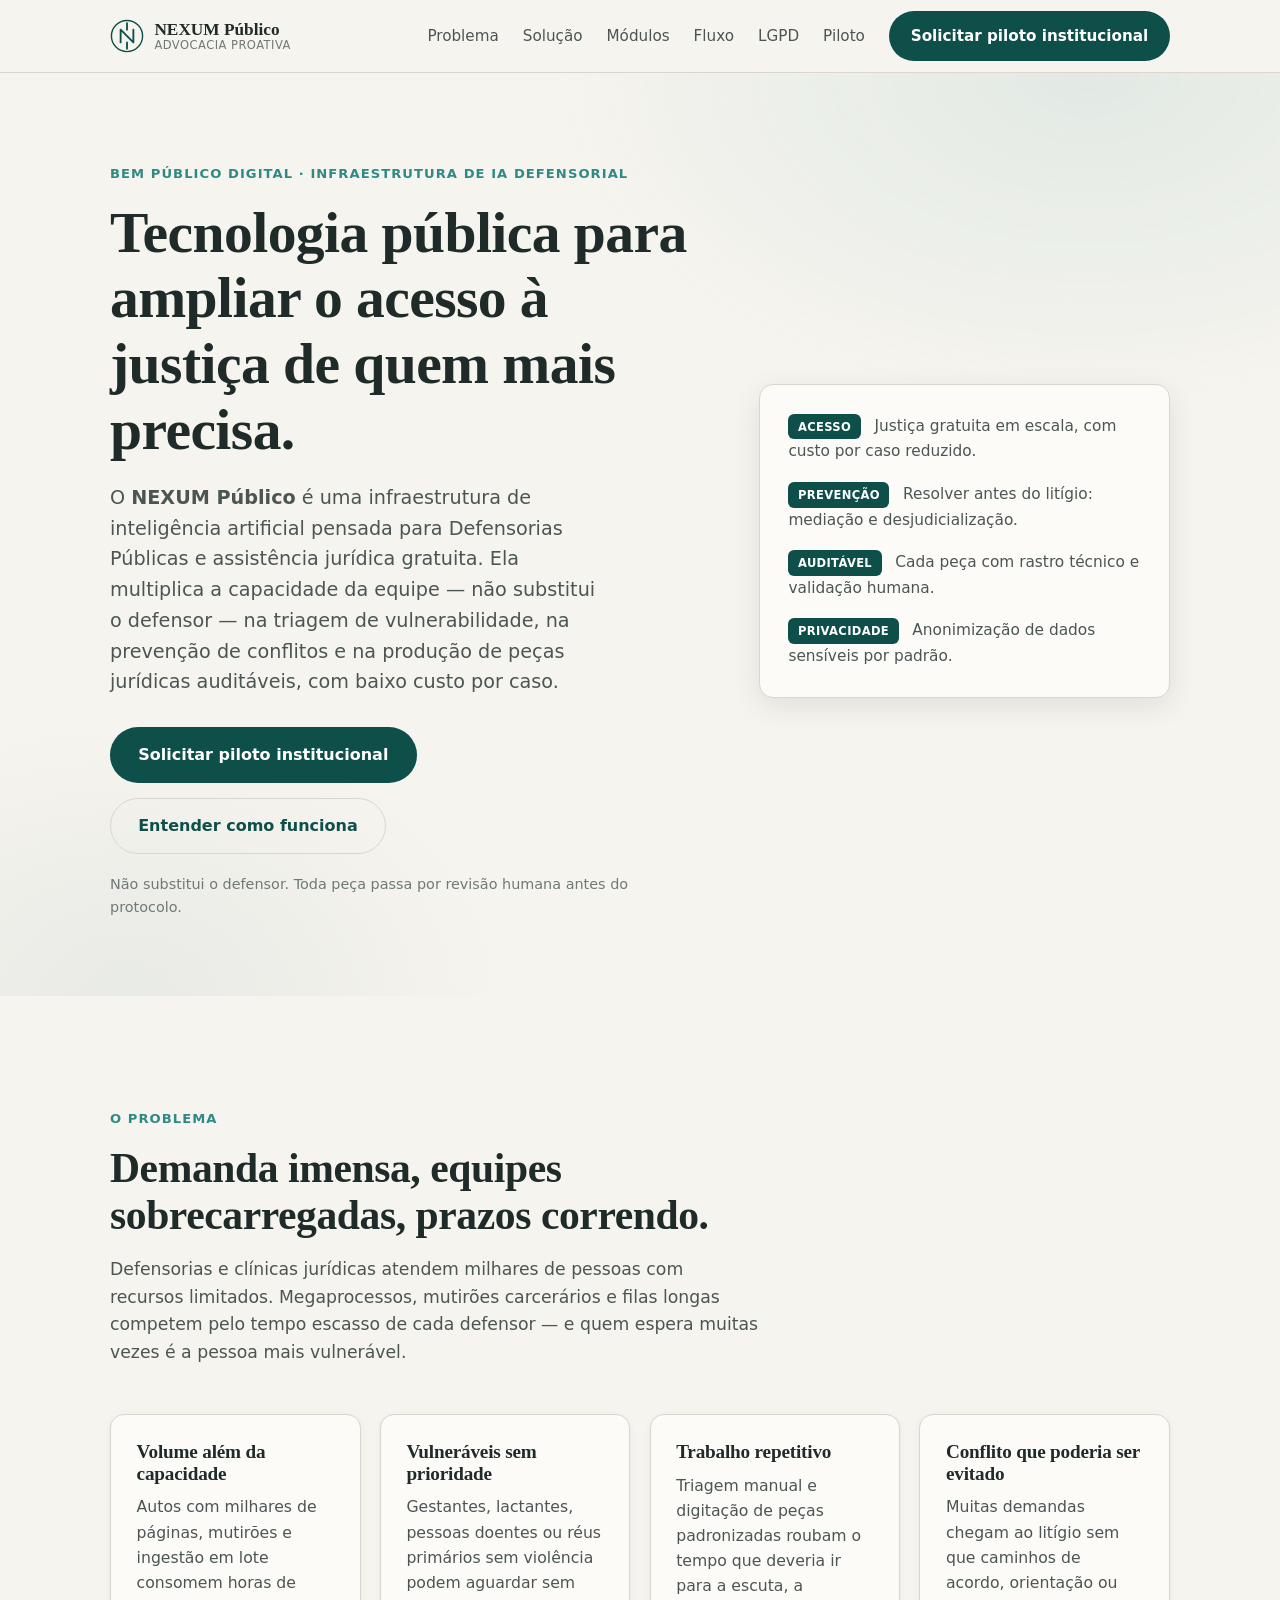
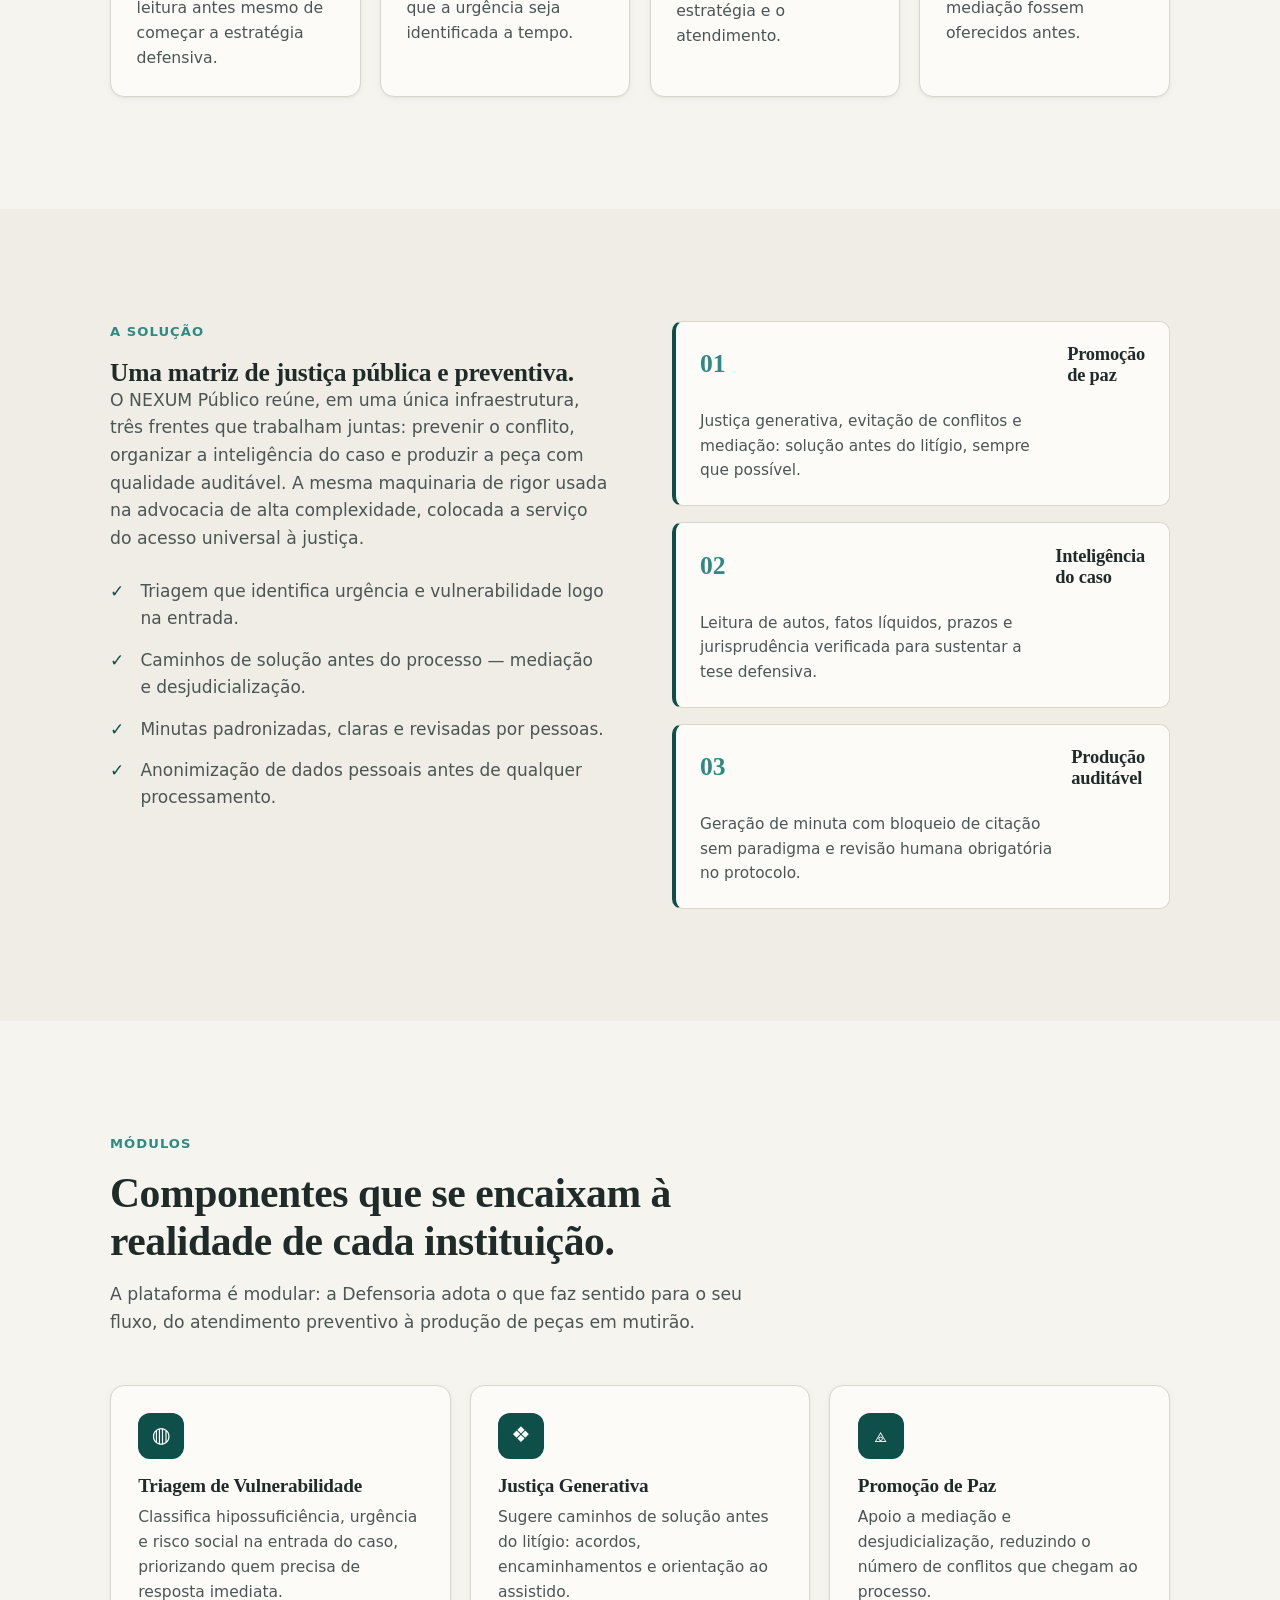
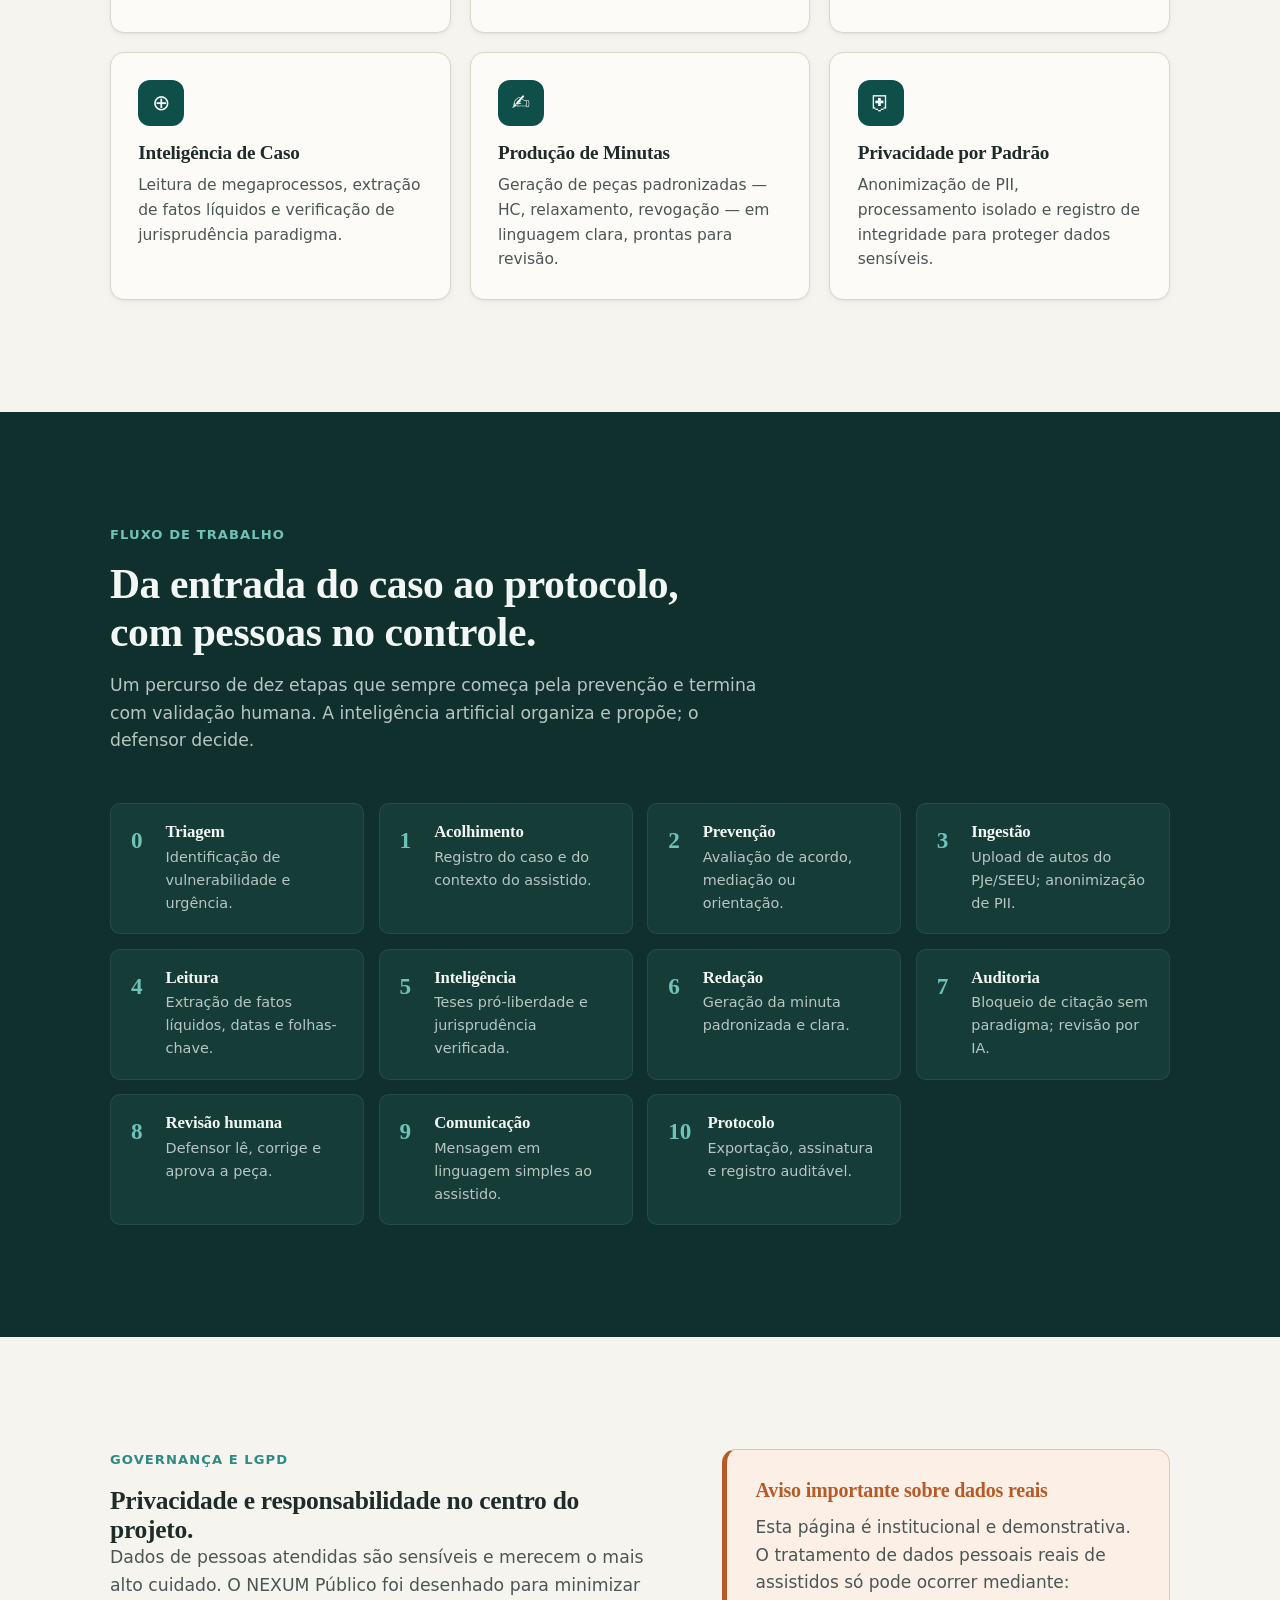
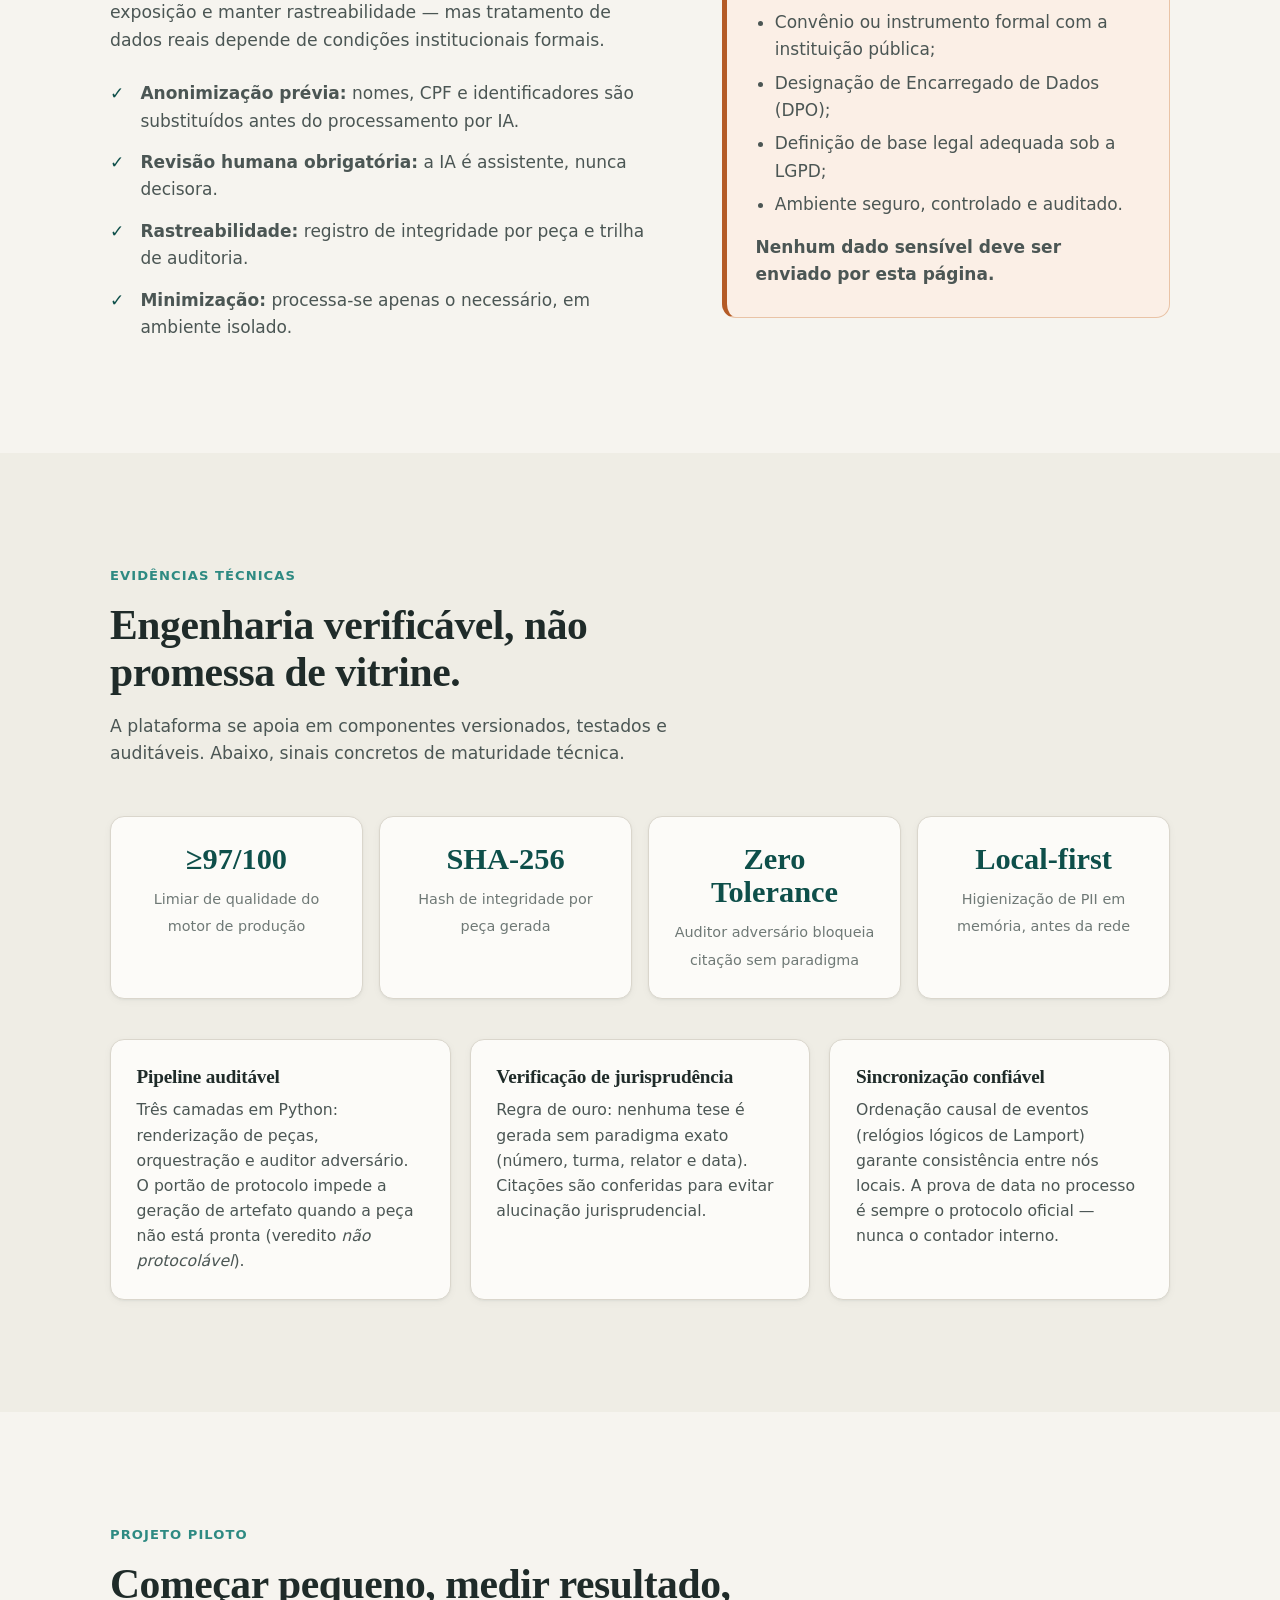
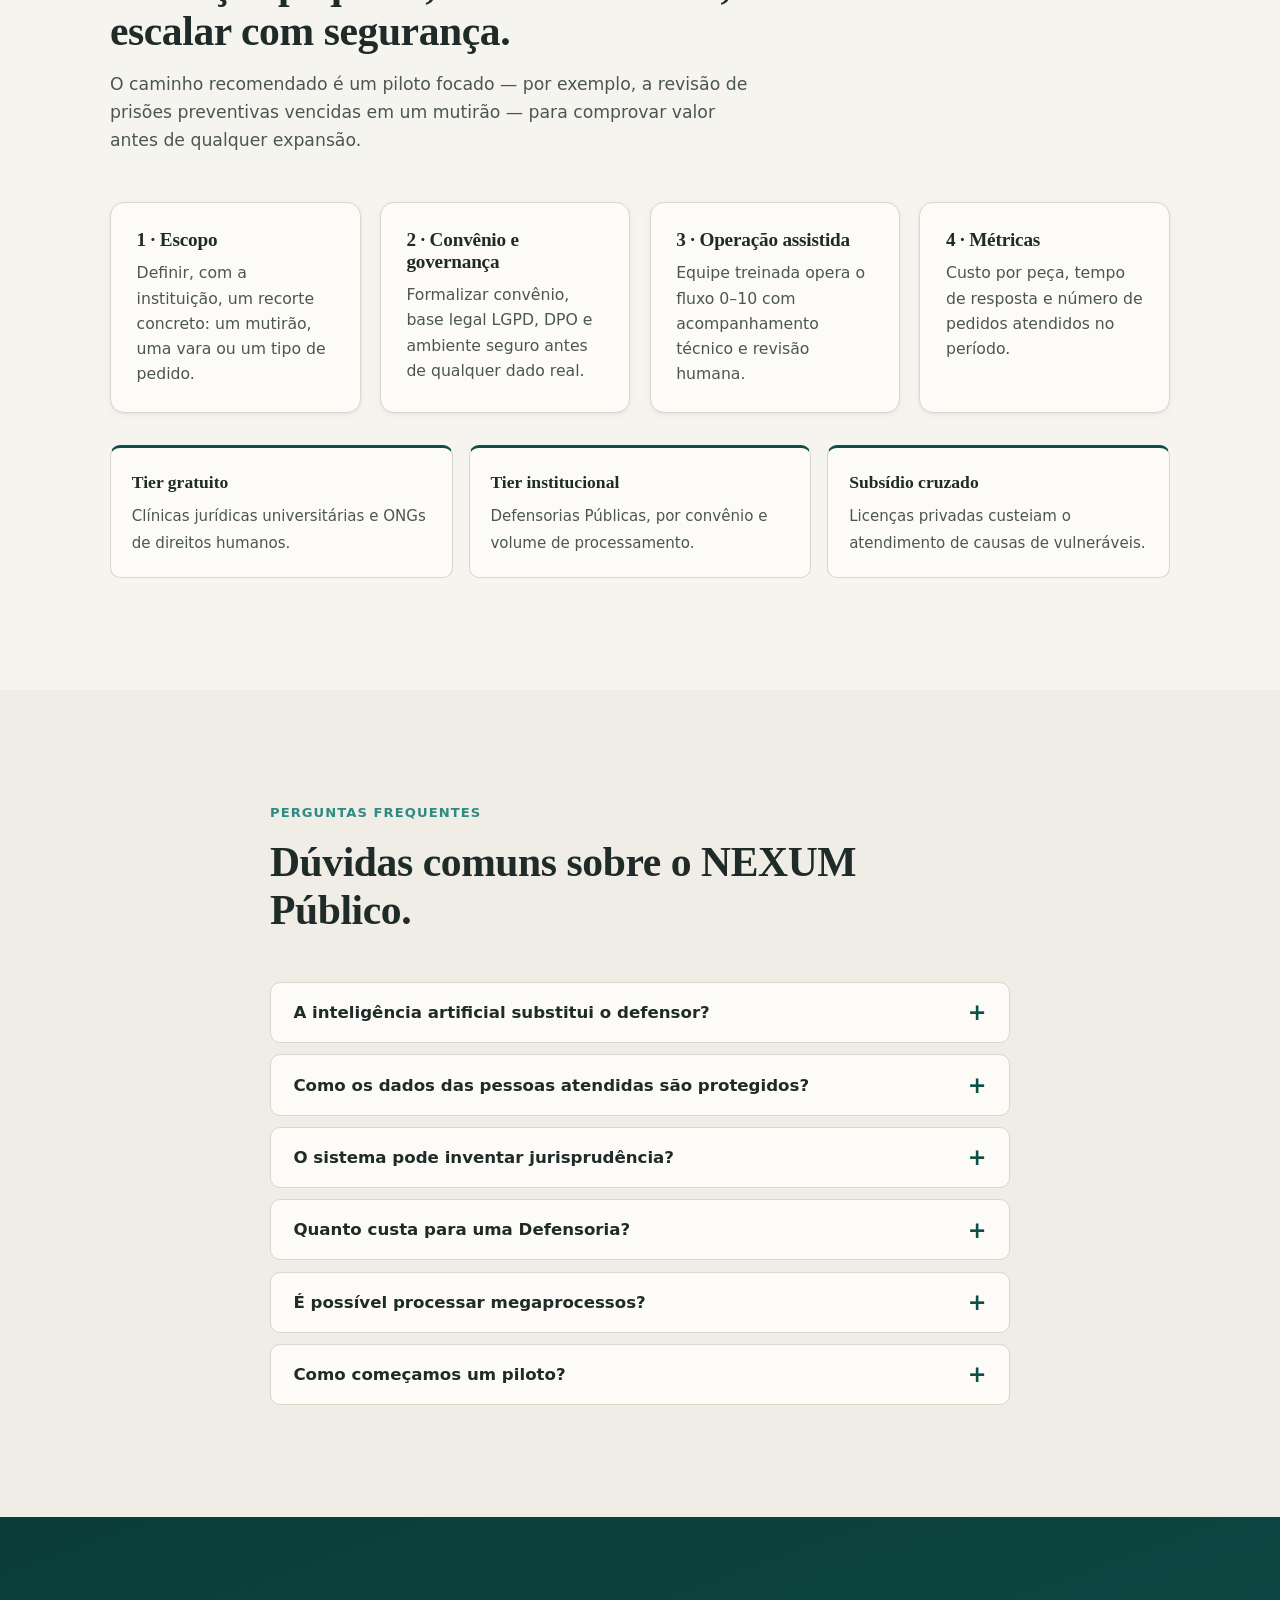
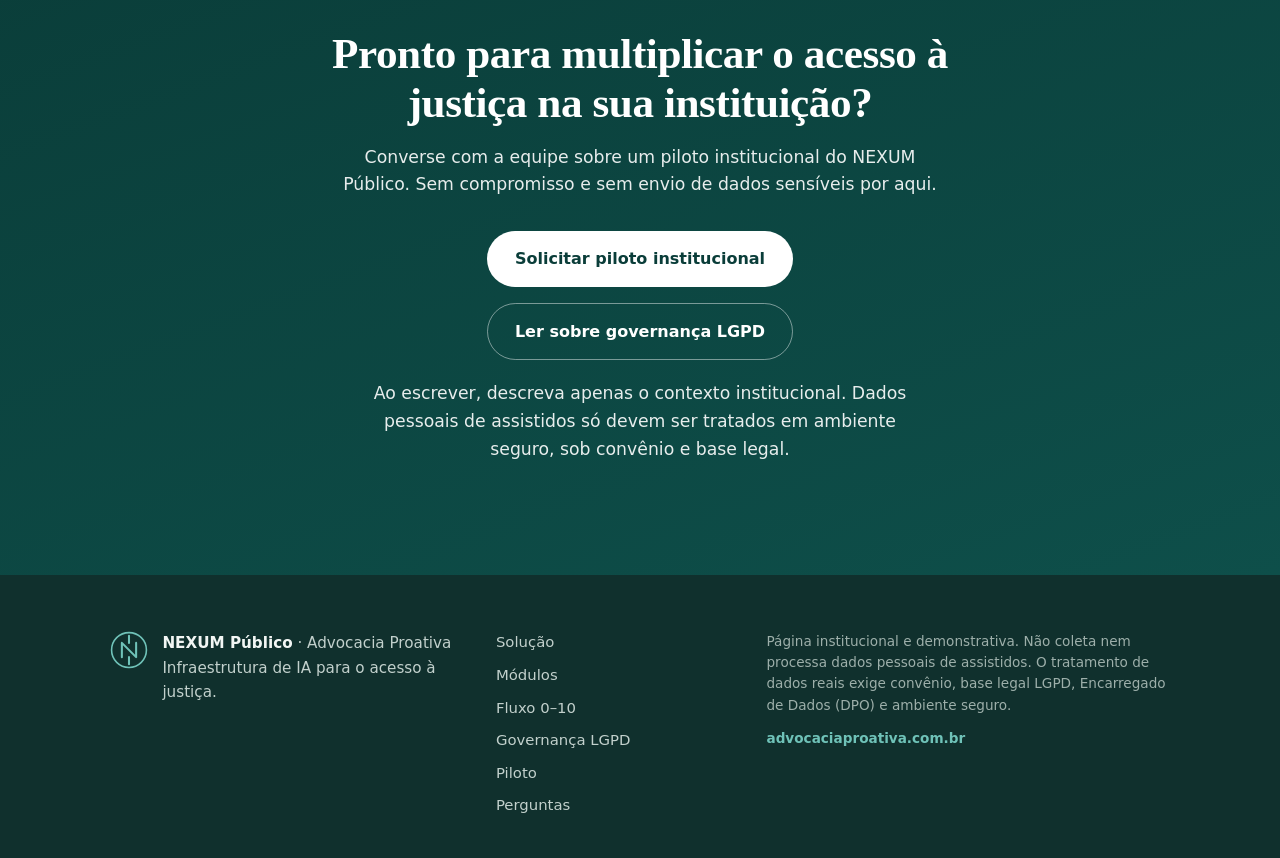
<file: index.html>
<!DOCTYPE html>
<html lang="pt-BR">
<head>
<meta charset="UTF-8" />
<meta name="viewport" content="width=device-width, initial-scale=1.0" />
<title>NEXUM Público — IA para Defensorias e acesso à justiça</title>
<meta name="description" content="Infraestrutura de IA para Defensorias Públicas e assistência jurídica gratuita: triagem de vulnerabilidade, prevenção de conflitos e peças auditáveis." />
<meta name="theme-color" content="#0e4f4a" />

<!-- Open Graph -->
<meta property="og:type" content="website" />
<meta property="og:title" content="NEXUM Público — IA pública para o acesso à justiça" />
<meta property="og:description" content="Multiplicar a capacidade defensorial sem substituir o defensor: triagem, prevenção e produção jurídica auditável, com privacidade por padrão." />
<meta property="og:locale" content="pt_BR" />
<meta property="og:url" content="https://advocaciaproativa.com.br/" />
<meta property="og:site_name" content="NEXUM Público · Advocacia Proativa" />
<meta property="og:image" content="https://advocaciaproativa.com.br/assets/og-card.jpg" />
<meta property="og:image:secure_url" content="https://advocaciaproativa.com.br/assets/og-card.jpg" />
<meta property="og:image:type" content="image/jpeg" />
<meta property="og:image:width" content="1200" />
<meta property="og:image:height" content="630" />
<meta property="og:image:alt" content="NEXUM Público — Ampliar o acesso à justiça de quem mais precisa." />
<meta name="twitter:card" content="summary_large_image" />
<meta name="twitter:image" content="https://advocaciaproativa.com.br/assets/og-card.jpg" />

<link rel="preconnect" href="https://api.fontshare.com" crossorigin />
<link href="https://api.fontshare.com/v2/css?f%5B%5D=general-sans@400,500,600,700&f%5B%5D=zodiak@400,500,600&display=swap" rel="stylesheet" />
<script type="application/ld+json">
{
  "@context": "https://schema.org",
  "@graph": [
    {
      "@type": "WebSite",
      "@id": "https://advocaciaproativa.com.br/#website",
      "url": "https://advocaciaproativa.com.br/",
      "name": "NEXUM P\u00fablico",
      "inLanguage": "pt-BR",
      "publisher": { "@id": "https://advocaciaproativa.com.br/#programa" }
    },
    {
      "@type": "Organization",
      "@id": "https://advocaciaproativa.com.br/#programa",
      "name": "NEXUM P\u00fablico",
      "alternateName": "Advocacia Proativa",
      "url": "https://advocaciaproativa.com.br/",
      "logo": "https://advocaciaproativa.com.br/assets/logo-512.png",
      "email": "contato@advocaciaproativa.com.br",
      "description": "Infraestrutura de intelig\u00eancia artificial para Defensorias P\u00fablicas e assist\u00eancia jur\u00eddica gratuita.",
      "knowsAbout": [
        "Acesso \u00e0 justi\u00e7a",
        "Defensoria P\u00fablica",
        "Intelig\u00eancia artificial aplicada ao Direito",
        "LGPD",
        "Desjudicializa\u00e7\u00e3o e media\u00e7\u00e3o"
      ],
      "parentOrganization": { "@id": "https://ribeiroetigre.org/#banca" }
    },
    {
      "@type": "LegalService",
      "@id": "https://ribeiroetigre.org/#banca",
      "name": "Ribeiro & Tigre Advocacia Criminal",
      "areaServed": { "@type": "City", "name": "Recife", "addressRegion": "PE", "addressCountry": "BR" }
    }
  ]
}
</script>
<link rel="canonical" href="https://advocaciaproativa.com.br/" />
<link rel="icon" type="image/svg+xml" href="assets/favicon.svg" />
<link rel="stylesheet" href="styles.css" />
</head>
<body>
<a class="skip-link" href="#conteudo">Pular para o conteúdo</a>

<!-- ============ HEADER ============ -->
<header class="site-header" id="topo">
  <div class="container nav">
    <a class="brand" href="#topo" aria-label="Advocacia Proativa · NEXUM Público — início">
      <svg class="brand-mark" viewBox="0 0 48 48" fill="none" aria-hidden="true">
        <circle cx="24" cy="24" r="22" stroke="currentColor" stroke-width="2"/>
        <path d="M15 33V15l18 18V15" stroke="currentColor" stroke-width="2.6" stroke-linecap="round" stroke-linejoin="round"/>
        <path d="M24 6v9M24 33v9" stroke="currentColor" stroke-width="2.6" stroke-linecap="round"/>
      </svg>
      <span class="brand-text">
        <strong>NEXUM Público</strong>
        <small>Advocacia Proativa</small>
      </span>
    </a>
    <nav class="nav-links" aria-label="Navegação principal">
      <a href="#problema">Problema</a>
      <a href="#solucao">Solução</a>
      <a href="#modulos">Módulos</a>
      <a href="#fluxo">Fluxo</a>
      <a href="#governanca">LGPD</a>
      <a href="#piloto">Piloto</a>
    </nav>
    <a class="btn btn-primary nav-cta" href="#cta">Solicitar piloto institucional</a>
    <button class="nav-toggle" aria-label="Abrir menu" aria-expanded="false" aria-controls="mobile-menu">
      <span></span><span></span><span></span>
    </button>
  </div>
  <nav class="mobile-menu" id="mobile-menu" aria-label="Menu móvel" hidden>
    <a href="#problema">Problema</a>
    <a href="#solucao">Solução</a>
    <a href="#modulos">Módulos</a>
    <a href="#fluxo">Fluxo 0–10</a>
    <a href="#governanca">Governança LGPD</a>
    <a href="#evidencias">Evidências</a>
    <a href="#piloto">Piloto</a>
    <a href="#faq">Perguntas</a>
    <a class="btn btn-primary" href="#cta">Solicitar piloto institucional</a>
  </nav>
</header>

<main id="conteudo">
<!-- ============ HERO ============ -->
<section class="hero">
  <div class="container hero-grid">
    <div class="hero-copy reveal">
      <p class="eyebrow">Bem público digital · Infraestrutura de IA defensorial</p>
      <h1>Tecnologia pública para ampliar o acesso à justiça de quem mais precisa.</h1>
      <p class="lead">O <strong>NEXUM Público</strong> é uma infraestrutura de inteligência artificial pensada para Defensorias Públicas e assistência jurídica gratuita. Ela multiplica a capacidade da equipe — não substitui o defensor — na triagem de vulnerabilidade, na prevenção de conflitos e na produção de peças jurídicas auditáveis, com baixo custo por caso.</p>
      <div class="hero-actions">
        <a class="btn btn-primary btn-lg" href="#cta">Solicitar piloto institucional</a>
        <a class="btn btn-ghost btn-lg" href="#solucao">Entender como funciona</a>
      </div>
      <p class="hero-note">Não substitui o defensor. Toda peça passa por revisão humana antes do protocolo.</p>
    </div>
    <aside class="hero-card reveal" aria-label="Princípios da plataforma">
      <ul class="principle-list">
        <li><span class="chip">Acesso</span> Justiça gratuita em escala, com custo por caso reduzido.</li>
        <li><span class="chip">Prevenção</span> Resolver antes do litígio: mediação e desjudicialização.</li>
        <li><span class="chip">Auditável</span> Cada peça com rastro técnico e validação humana.</li>
        <li><span class="chip">Privacidade</span> Anonimização de dados sensíveis por padrão.</li>
      </ul>
    </aside>
  </div>
</section>

<!-- ============ PROBLEMA ============ -->
<section id="problema" class="section">
  <div class="container">
    <header class="section-head reveal">
      <p class="eyebrow">O problema</p>
      <h2>Demanda imensa, equipes sobrecarregadas, prazos correndo.</h2>
      <p class="section-intro">Defensorias e clínicas jurídicas atendem milhares de pessoas com recursos limitados. Megaprocessos, mutirões carcerários e filas longas competem pelo tempo escasso de cada defensor — e quem espera muitas vezes é a pessoa mais vulnerável.</p>
    </header>
    <div class="card-grid reveal">
      <article class="card">
        <h3>Volume além da capacidade</h3>
        <p>Autos com milhares de páginas, mutirões e ingestão em lote consomem horas de leitura antes mesmo de começar a estratégia defensiva.</p>
      </article>
      <article class="card">
        <h3>Vulneráveis sem prioridade</h3>
        <p>Gestantes, lactantes, pessoas doentes ou réus primários sem violência podem aguardar sem que a urgência seja identificada a tempo.</p>
      </article>
      <article class="card">
        <h3>Trabalho repetitivo</h3>
        <p>Triagem manual e digitação de peças padronizadas roubam o tempo que deveria ir para a escuta, a estratégia e o atendimento.</p>
      </article>
      <article class="card">
        <h3>Conflito que poderia ser evitado</h3>
        <p>Muitas demandas chegam ao litígio sem que caminhos de acordo, orientação ou mediação fossem oferecidos antes.</p>
      </article>
    </div>
  </div>
</section>

<!-- ============ SOLUÇÃO ============ -->
<section id="solucao" class="section section-tint">
  <div class="container solution-grid">
    <div class="reveal">
      <p class="eyebrow">A solução</p>
      <h2>Uma matriz de justiça pública e preventiva.</h2>
      <p class="section-intro">O NEXUM Público reúne, em uma única infraestrutura, três frentes que trabalham juntas: prevenir o conflito, organizar a inteligência do caso e produzir a peça com qualidade auditável. A mesma maquinaria de rigor usada na advocacia de alta complexidade, colocada a serviço do acesso universal à justiça.</p>
      <ul class="check-list">
        <li>Triagem que identifica urgência e vulnerabilidade logo na entrada.</li>
        <li>Caminhos de solução antes do processo — mediação e desjudicialização.</li>
        <li>Minutas padronizadas, claras e revisadas por pessoas.</li>
        <li>Anonimização de dados pessoais antes de qualquer processamento.</li>
      </ul>
    </div>
    <div class="solution-pillars reveal">
      <div class="pillar">
        <span class="pillar-num">01</span>
        <h3>Promoção de paz</h3>
        <p>Justiça generativa, evitação de conflitos e mediação: solução antes do litígio, sempre que possível.</p>
      </div>
      <div class="pillar">
        <span class="pillar-num">02</span>
        <h3>Inteligência do caso</h3>
        <p>Leitura de autos, fatos líquidos, prazos e jurisprudência verificada para sustentar a tese defensiva.</p>
      </div>
      <div class="pillar">
        <span class="pillar-num">03</span>
        <h3>Produção auditável</h3>
        <p>Geração de minuta com bloqueio de citação sem paradigma e revisão humana obrigatória no protocolo.</p>
      </div>
    </div>
  </div>
</section>

<!-- ============ MÓDULOS ============ -->
<section id="modulos" class="section">
  <div class="container">
    <header class="section-head reveal">
      <p class="eyebrow">Módulos</p>
      <h2>Componentes que se encaixam à realidade de cada instituição.</h2>
      <p class="section-intro">A plataforma é modular: a Defensoria adota o que faz sentido para o seu fluxo, do atendimento preventivo à produção de peças em mutirão.</p>
    </header>
    <div class="module-grid reveal">
      <article class="module">
        <div class="module-icon" aria-hidden="true">◍</div>
        <h3>Triagem de Vulnerabilidade</h3>
        <p>Classifica hipossuficiência, urgência e risco social na entrada do caso, priorizando quem precisa de resposta imediata.</p>
      </article>
      <article class="module">
        <div class="module-icon" aria-hidden="true">❖</div>
        <h3>Justiça Generativa</h3>
        <p>Sugere caminhos de solução antes do litígio: acordos, encaminhamentos e orientação ao assistido.</p>
      </article>
      <article class="module">
        <div class="module-icon" aria-hidden="true">⟁</div>
        <h3>Promoção de Paz</h3>
        <p>Apoio a mediação e desjudicialização, reduzindo o número de conflitos que chegam ao processo.</p>
      </article>
      <article class="module">
        <div class="module-icon" aria-hidden="true">⊕</div>
        <h3>Inteligência de Caso</h3>
        <p>Leitura de megaprocessos, extração de fatos líquidos e verificação de jurisprudência paradigma.</p>
      </article>
      <article class="module">
        <div class="module-icon" aria-hidden="true">✍</div>
        <h3>Produção de Minutas</h3>
        <p>Geração de peças padronizadas — HC, relaxamento, revogação — em linguagem clara, prontas para revisão.</p>
      </article>
      <article class="module">
        <div class="module-icon" aria-hidden="true">⛨</div>
        <h3>Privacidade por Padrão</h3>
        <p>Anonimização de PII, processamento isolado e registro de integridade para proteger dados sensíveis.</p>
      </article>
    </div>
  </div>
</section>

<!-- ============ FLUXO 0–10 ============ -->
<section id="fluxo" class="section section-dark">
  <div class="container">
    <header class="section-head reveal">
      <p class="eyebrow">Fluxo de trabalho</p>
      <h2>Da entrada do caso ao protocolo, com pessoas no controle.</h2>
      <p class="section-intro">Um percurso de dez etapas que sempre começa pela prevenção e termina com validação humana. A inteligência artificial organiza e propõe; o defensor decide.</p>
    </header>
    <ol class="flow-steps reveal">
      <li class="flow-step"><span class="flow-num">0</span><div><h3>Triagem</h3><p>Identificação de vulnerabilidade e urgência.</p></div></li>
      <li class="flow-step"><span class="flow-num">1</span><div><h3>Acolhimento</h3><p>Registro do caso e do contexto do assistido.</p></div></li>
      <li class="flow-step"><span class="flow-num">2</span><div><h3>Prevenção</h3><p>Avaliação de acordo, mediação ou orientação.</p></div></li>
      <li class="flow-step"><span class="flow-num">3</span><div><h3>Ingestão</h3><p>Upload de autos do PJe/SEEU; anonimização de PII.</p></div></li>
      <li class="flow-step"><span class="flow-num">4</span><div><h3>Leitura</h3><p>Extração de fatos líquidos, datas e folhas-chave.</p></div></li>
      <li class="flow-step"><span class="flow-num">5</span><div><h3>Inteligência</h3><p>Teses pró-liberdade e jurisprudência verificada.</p></div></li>
      <li class="flow-step"><span class="flow-num">6</span><div><h3>Redação</h3><p>Geração da minuta padronizada e clara.</p></div></li>
      <li class="flow-step"><span class="flow-num">7</span><div><h3>Auditoria</h3><p>Bloqueio de citação sem paradigma; revisão por IA.</p></div></li>
      <li class="flow-step"><span class="flow-num">8</span><div><h3>Revisão humana</h3><p>Defensor lê, corrige e aprova a peça.</p></div></li>
      <li class="flow-step"><span class="flow-num">9</span><div><h3>Comunicação</h3><p>Mensagem em linguagem simples ao assistido.</p></div></li>
      <li class="flow-step"><span class="flow-num">10</span><div><h3>Protocolo</h3><p>Exportação, assinatura e registro auditável.</p></div></li>
    </ol>
  </div>
</section>

<!-- ============ GOVERNANÇA LGPD ============ -->
<section id="governanca" class="section">
  <div class="container gov-grid">
    <div class="reveal">
      <p class="eyebrow">Governança e LGPD</p>
      <h2>Privacidade e responsabilidade no centro do projeto.</h2>
      <p class="section-intro">Dados de pessoas atendidas são sensíveis e merecem o mais alto cuidado. O NEXUM Público foi desenhado para minimizar exposição e manter rastreabilidade — mas tratamento de dados reais depende de condições institucionais formais.</p>
      <ul class="check-list">
        <li><strong>Anonimização prévia:</strong> nomes, CPF e identificadores são substituídos antes do processamento por IA.</li>
        <li><strong>Revisão humana obrigatória:</strong> a IA é assistente, nunca decisora.</li>
        <li><strong>Rastreabilidade:</strong> registro de integridade por peça e trilha de auditoria.</li>
        <li><strong>Minimização:</strong> processa-se apenas o necessário, em ambiente isolado.</li>
      </ul>
    </div>
    <aside class="callout callout-warn reveal" role="note">
      <h3>Aviso importante sobre dados reais</h3>
      <p>Esta página é institucional e demonstrativa. O tratamento de dados pessoais reais de assistidos só pode ocorrer mediante:</p>
      <ul>
        <li>Convênio ou instrumento formal com a instituição pública;</li>
        <li>Designação de Encarregado de Dados (DPO);</li>
        <li>Definição de base legal adequada sob a LGPD;</li>
        <li>Ambiente seguro, controlado e auditado.</li>
      </ul>
      <p class="callout-foot">Nenhum dado sensível deve ser enviado por esta página.</p>
    </aside>
  </div>
</section>

<!-- ============ EVIDÊNCIAS TÉCNICAS ============ -->
<section id="evidencias" class="section section-tint">
  <div class="container">
    <header class="section-head reveal">
      <p class="eyebrow">Evidências técnicas</p>
      <h2>Engenharia verificável, não promessa de vitrine.</h2>
      <p class="section-intro">A plataforma se apoia em componentes versionados, testados e auditáveis. Abaixo, sinais concretos de maturidade técnica.</p>
    </header>
    <div class="evidence-grid reveal">
      <div class="metric">
        <span class="metric-value">≥97/100</span>
        <span class="metric-label">Limiar de qualidade do motor de produção</span>
      </div>
      <div class="metric">
        <span class="metric-value">SHA-256</span>
        <span class="metric-label">Hash de integridade por peça gerada</span>
      </div>
      <div class="metric">
        <span class="metric-value">Zero<br>Tolerance</span>
        <span class="metric-label">Auditor adversário bloqueia citação sem paradigma</span>
      </div>
      <div class="metric">
        <span class="metric-value">Local-first</span>
        <span class="metric-label">Higienização de PII em memória, antes da rede</span>
      </div>
    </div>
    <div class="evidence-detail reveal">
      <article class="card">
        <h3>Pipeline auditável</h3>
        <p>Três camadas em Python: renderização de peças, orquestração e auditor adversário. O portão de protocolo impede a geração de artefato quando a peça não está pronta (veredito <em>não protocolável</em>).</p>
      </article>
      <article class="card">
        <h3>Verificação de jurisprudência</h3>
        <p>Regra de ouro: nenhuma tese é gerada sem paradigma exato (número, turma, relator e data). Citações são conferidas para evitar alucinação jurisprudencial.</p>
      </article>
      <article class="card">
        <h3>Sincronização confiável</h3>
        <p>Ordenação causal de eventos (relógios lógicos de Lamport) garante consistência entre nós locais. A prova de data no processo é sempre o protocolo oficial — nunca o contador interno.</p>
      </article>
    </div>
  </div>
</section>

<!-- ============ PILOTO ============ -->
<section id="piloto" class="section">
  <div class="container">
    <header class="section-head reveal">
      <p class="eyebrow">Projeto piloto</p>
      <h2>Começar pequeno, medir resultado, escalar com segurança.</h2>
      <p class="section-intro">O caminho recomendado é um piloto focado — por exemplo, a revisão de prisões preventivas vencidas em um mutirão — para comprovar valor antes de qualquer expansão.</p>
    </header>
    <div class="card-grid reveal">
      <article class="card">
        <h3>1 · Escopo</h3>
        <p>Definir, com a instituição, um recorte concreto: um mutirão, uma vara ou um tipo de pedido.</p>
      </article>
      <article class="card">
        <h3>2 · Convênio e governança</h3>
        <p>Formalizar convênio, base legal LGPD, DPO e ambiente seguro antes de qualquer dado real.</p>
      </article>
      <article class="card">
        <h3>3 · Operação assistida</h3>
        <p>Equipe treinada opera o fluxo 0–10 com acompanhamento técnico e revisão humana.</p>
      </article>
      <article class="card">
        <h3>4 · Métricas</h3>
        <p>Custo por peça, tempo de resposta e número de pedidos atendidos no período.</p>
      </article>
    </div>
    <div class="model-bar reveal">
      <div class="model-item"><strong>Tier gratuito</strong><span>Clínicas jurídicas universitárias e ONGs de direitos humanos.</span></div>
      <div class="model-item"><strong>Tier institucional</strong><span>Defensorias Públicas, por convênio e volume de processamento.</span></div>
      <div class="model-item"><strong>Subsídio cruzado</strong><span>Licenças privadas custeiam o atendimento de causas de vulneráveis.</span></div>
    </div>
  </div>
</section>

<!-- ============ FAQ ============ -->
<section id="faq" class="section section-tint">
  <div class="container faq-container">
    <header class="section-head reveal">
      <p class="eyebrow">Perguntas frequentes</p>
      <h2>Dúvidas comuns sobre o NEXUM Público.</h2>
    </header>
    <div class="accordion reveal">
      <div class="acc-item">
        <button class="acc-trigger" aria-expanded="false" aria-controls="acc-panel-1">
          <span>A inteligência artificial substitui o defensor?</span><span class="acc-icon" aria-hidden="true">+</span>
        </button>
        <div class="acc-panel" id="acc-panel-1" role="region"><p>Não. O NEXUM Público é um assistente que organiza, prioriza e propõe. Toda decisão e toda peça passam por revisão humana antes do protocolo. O defensor mantém o controle integral.</p></div>
      </div>
      <div class="acc-item">
        <button class="acc-trigger" aria-expanded="false" aria-controls="acc-panel-2">
          <span>Como os dados das pessoas atendidas são protegidos?</span><span class="acc-icon" aria-hidden="true">+</span>
        </button>
        <div class="acc-panel" id="acc-panel-2" role="region"><p>Dados pessoais são anonimizados antes de qualquer processamento por IA, com substituição de nomes e documentos por identificadores. O tratamento de dados reais exige convênio, base legal LGPD, DPO e ambiente seguro.</p></div>
      </div>
      <div class="acc-item">
        <button class="acc-trigger" aria-expanded="false" aria-controls="acc-panel-3">
          <span>O sistema pode inventar jurisprudência?</span><span class="acc-icon" aria-hidden="true">+</span>
        </button>
        <div class="acc-panel" id="acc-panel-3" role="region"><p>A regra de ouro bloqueia a geração de teses sem paradigma exato (número, turma, relator e data). Um auditor adversário revisa as peças e marca como não protocoláveis aquelas com citações não verificadas.</p></div>
      </div>
      <div class="acc-item">
        <button class="acc-trigger" aria-expanded="false" aria-controls="acc-panel-4">
          <span>Quanto custa para uma Defensoria?</span><span class="acc-icon" aria-hidden="true">+</span>
        </button>
        <div class="acc-panel" id="acc-panel-4" role="region"><p>O modelo prioriza o acesso: há um tier gratuito para clínicas universitárias e ONGs, e um tier institucional por convênio. Licenças privadas ajudam a subsidiar o atendimento de causas de pessoas vulneráveis.</p></div>
      </div>
      <div class="acc-item">
        <button class="acc-trigger" aria-expanded="false" aria-controls="acc-panel-5">
          <span>É possível processar megaprocessos?</span><span class="acc-icon" aria-hidden="true">+</span>
        </button>
        <div class="acc-panel" id="acc-panel-5" role="region"><p>Sim. A leitura de autos com milhares de páginas é fragmentada de forma inteligente, sintetizando fatos líquidos e teses defensivas com rapidez, sem perder rastreabilidade.</p></div>
      </div>
      <div class="acc-item">
        <button class="acc-trigger" aria-expanded="false" aria-controls="acc-panel-6">
          <span>Como começamos um piloto?</span><span class="acc-icon" aria-hidden="true">+</span>
        </button>
        <div class="acc-panel" id="acc-panel-6" role="region"><p>O primeiro passo é solicitar um piloto institucional. A partir daí, definimos o escopo, formalizamos a governança (convênio, LGPD, DPO, ambiente seguro) e iniciamos a operação assistida.</p></div>
      </div>
    </div>
  </div>
</section>

<!-- ============ CTA FINAL ============ -->
<section id="cta" class="section cta-final">
  <div class="container cta-inner reveal">
    <h2>Pronto para multiplicar o acesso à justiça na sua instituição?</h2>
    <p>Converse com a equipe sobre um piloto institucional do NEXUM Público. Sem compromisso e sem envio de dados sensíveis por aqui.</p>
    <div class="cta-actions">
      <a class="btn btn-primary btn-lg" href="mailto:contato@advocaciaproativa.com.br?subject=Solicita%C3%A7%C3%A3o%20de%20piloto%20institucional%20%E2%80%94%20NEXUM%20P%C3%BAblico&amp;body=Ol%C3%A1%2C%20gostaria%20de%20conversar%20sobre%20um%20piloto%20institucional%20do%20NEXUM%20P%C3%BAblico.%0A%0AInstitui%C3%A7%C3%A3o%3A%20%0AContato%3A%20%0AEscopo%20pretendido%20(ex.%3A%20mutir%C3%A3o%2C%20vara%2C%20tipo%20de%20pedido)%3A%20%0A%0A(N%C3%A3o%20envie%20dados%20sens%C3%ADveis%20de%20assistidos%20por%20e-mail.)">Solicitar piloto institucional</a>
      <a class="btn btn-ghost-light btn-lg" href="#governanca">Ler sobre governança LGPD</a>
    </div>
    <p class="cta-note">Ao escrever, descreva apenas o contexto institucional. Dados pessoais de assistidos só devem ser tratados em ambiente seguro, sob convênio e base legal.</p>
  </div>
</section>
</main>

<!-- ============ FOOTER ============ -->
<footer class="site-footer">
  <div class="container footer-grid">
    <div class="footer-brand">
      <svg class="brand-mark" viewBox="0 0 48 48" fill="none" aria-hidden="true">
        <circle cx="24" cy="24" r="22" stroke="currentColor" stroke-width="2"/>
        <path d="M15 33V15l18 18V15" stroke="currentColor" stroke-width="2.6" stroke-linecap="round" stroke-linejoin="round"/>
        <path d="M24 6v9M24 33v9" stroke="currentColor" stroke-width="2.6" stroke-linecap="round"/>
      </svg>
      <p><strong>NEXUM Público</strong> · Advocacia Proativa<br />Infraestrutura de IA para o acesso à justiça.</p>
    </div>
    <nav class="footer-links" aria-label="Rodapé">
      <a href="#solucao">Solução</a>
      <a href="#modulos">Módulos</a>
      <a href="#fluxo">Fluxo 0–10</a>
      <a href="#governanca">Governança LGPD</a>
      <a href="#piloto">Piloto</a>
      <a href="#faq">Perguntas</a>
    </nav>
    <div class="footer-legal">
      <p>Página institucional e demonstrativa. Não coleta nem processa dados pessoais de assistidos. O tratamento de dados reais exige convênio, base legal LGPD, Encarregado de Dados (DPO) e ambiente seguro.</p>
      <p class="muted">advocaciaproativa.com.br</p>
    </div>
  </div>
</footer>

<script src="main.js"></script>
</body>
</html>
</file>
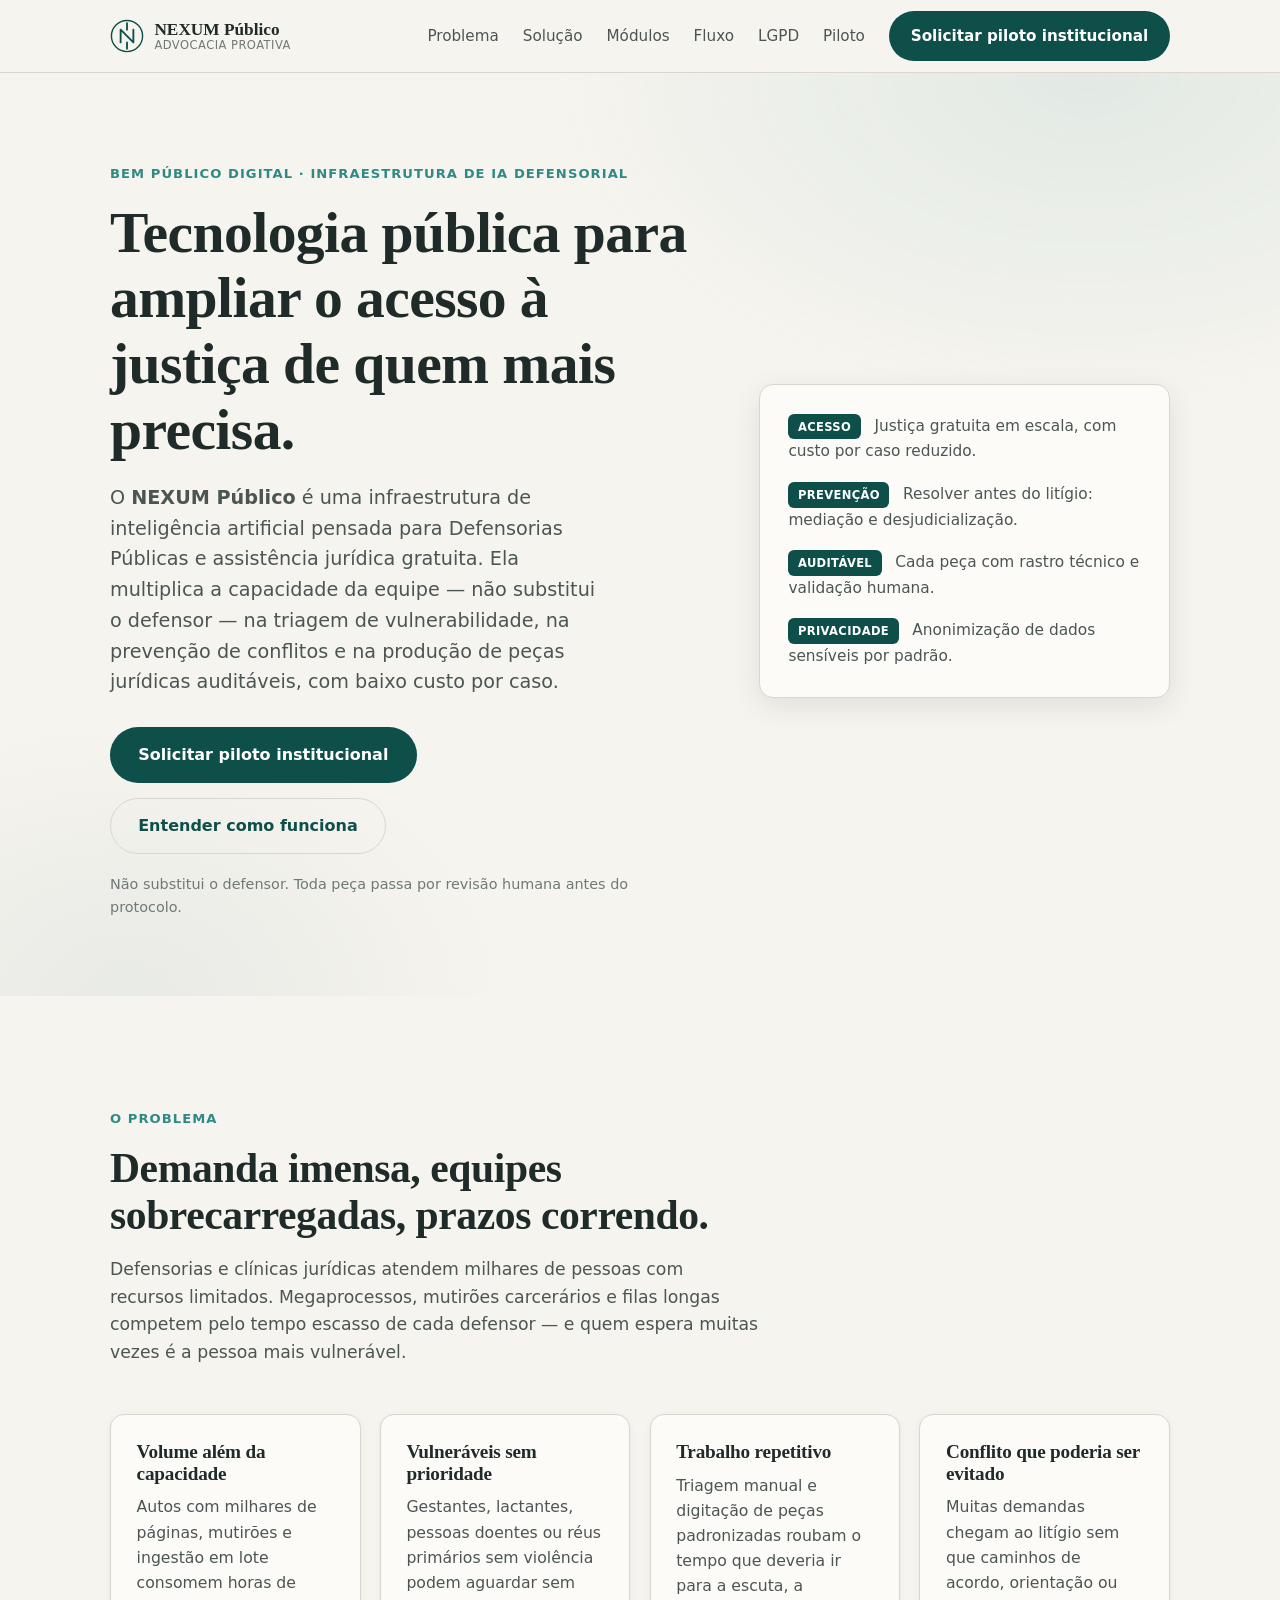
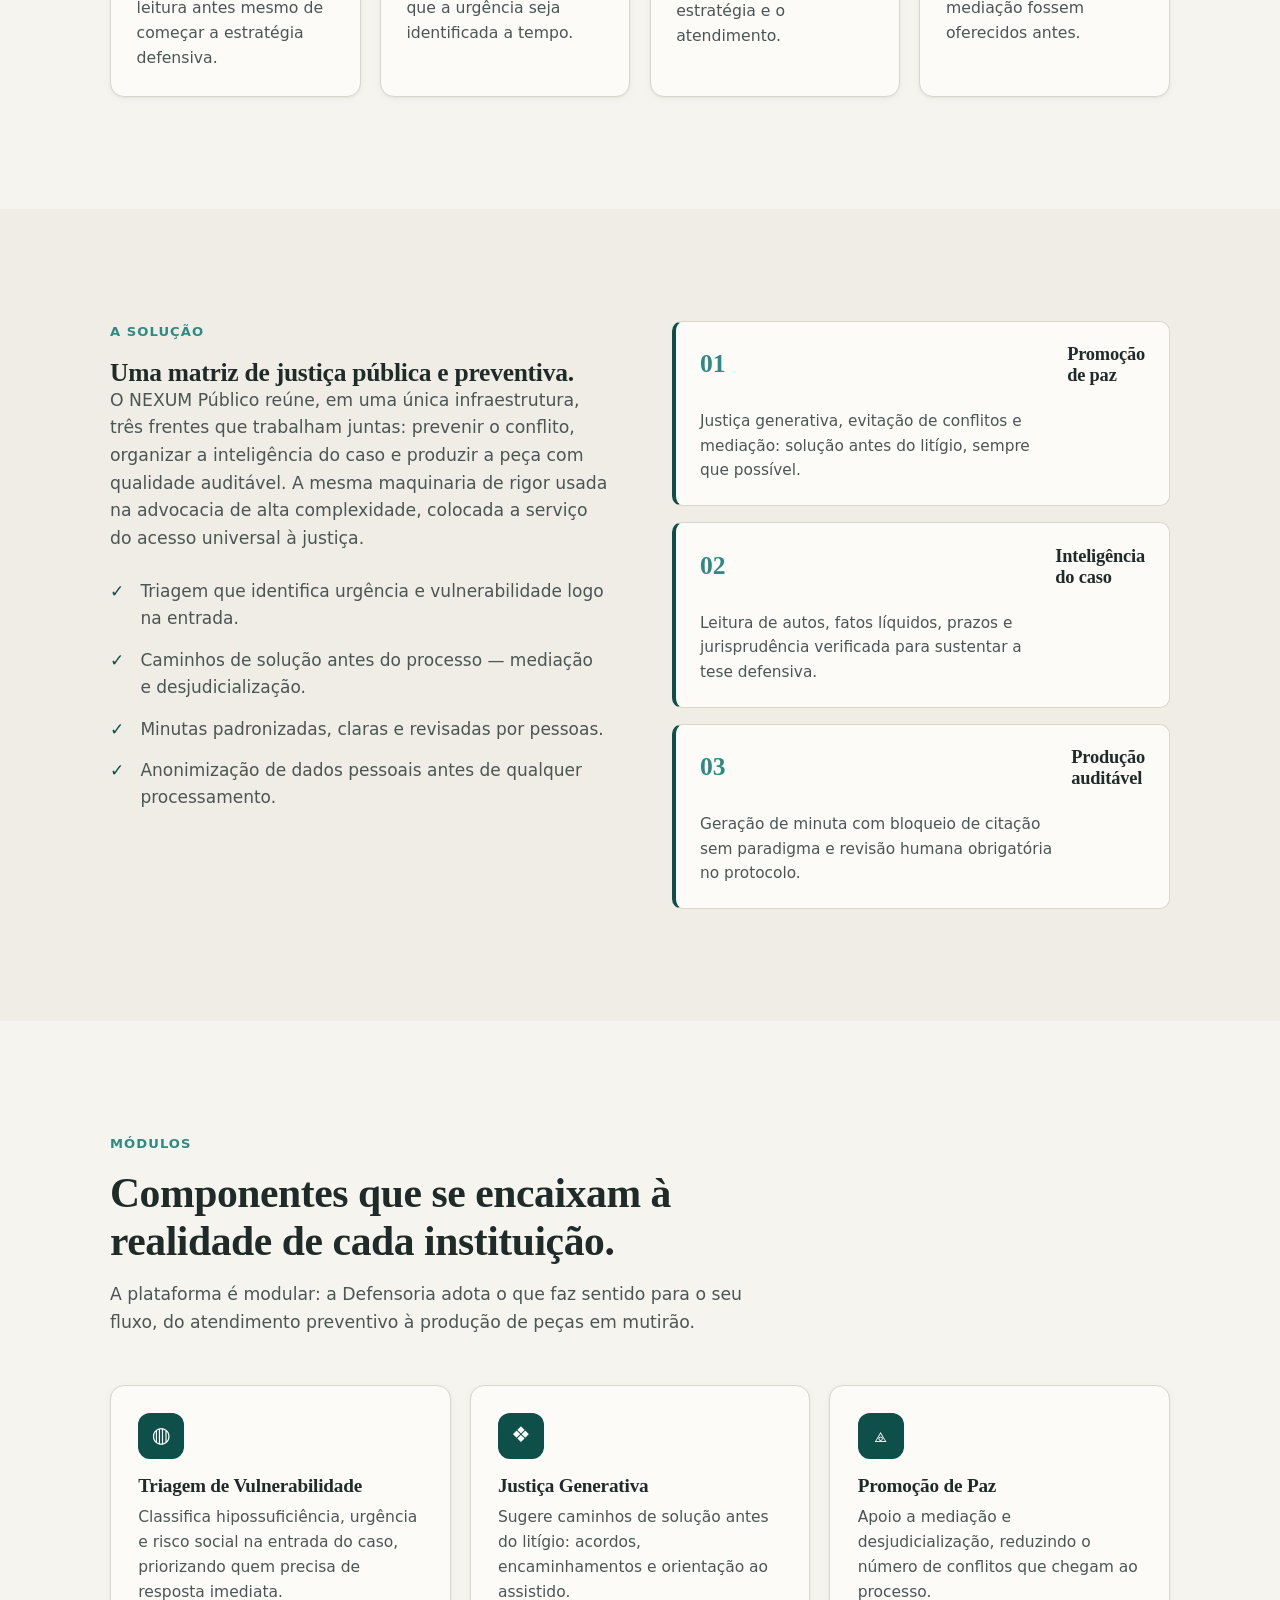
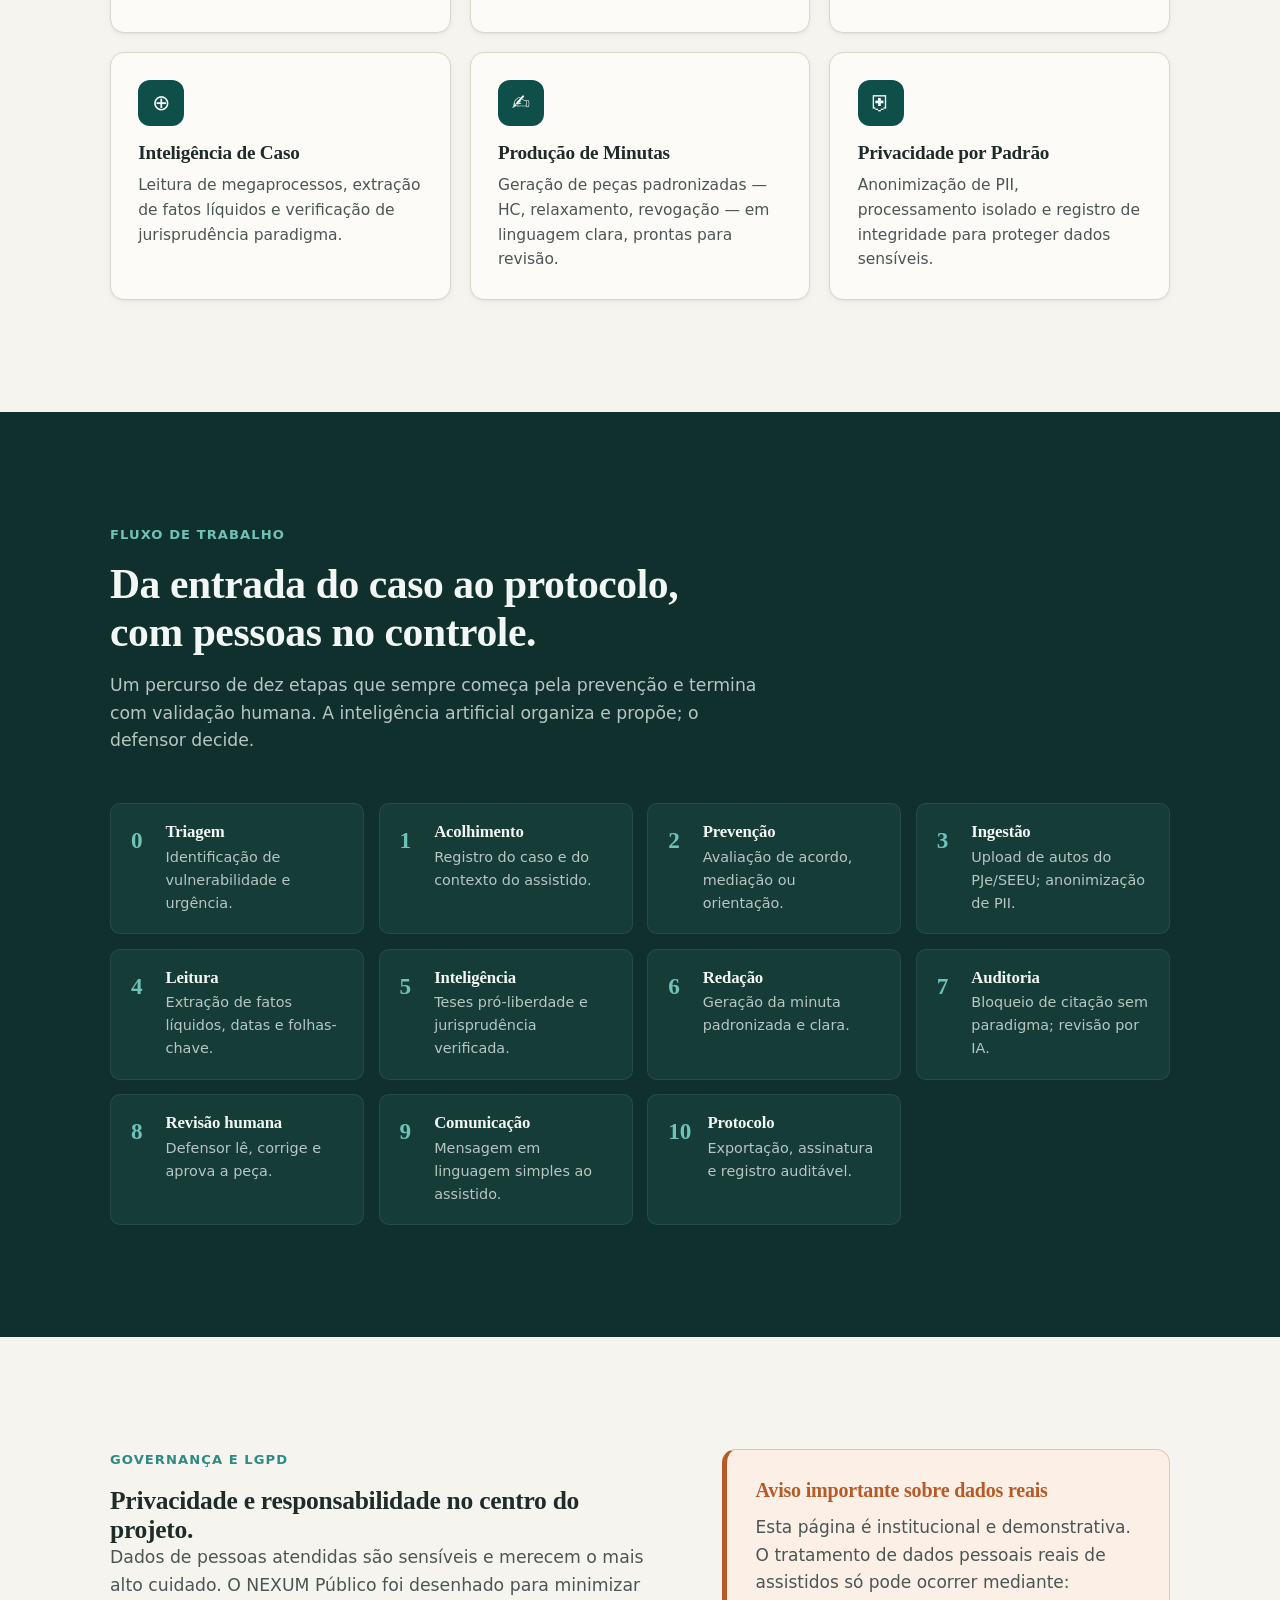
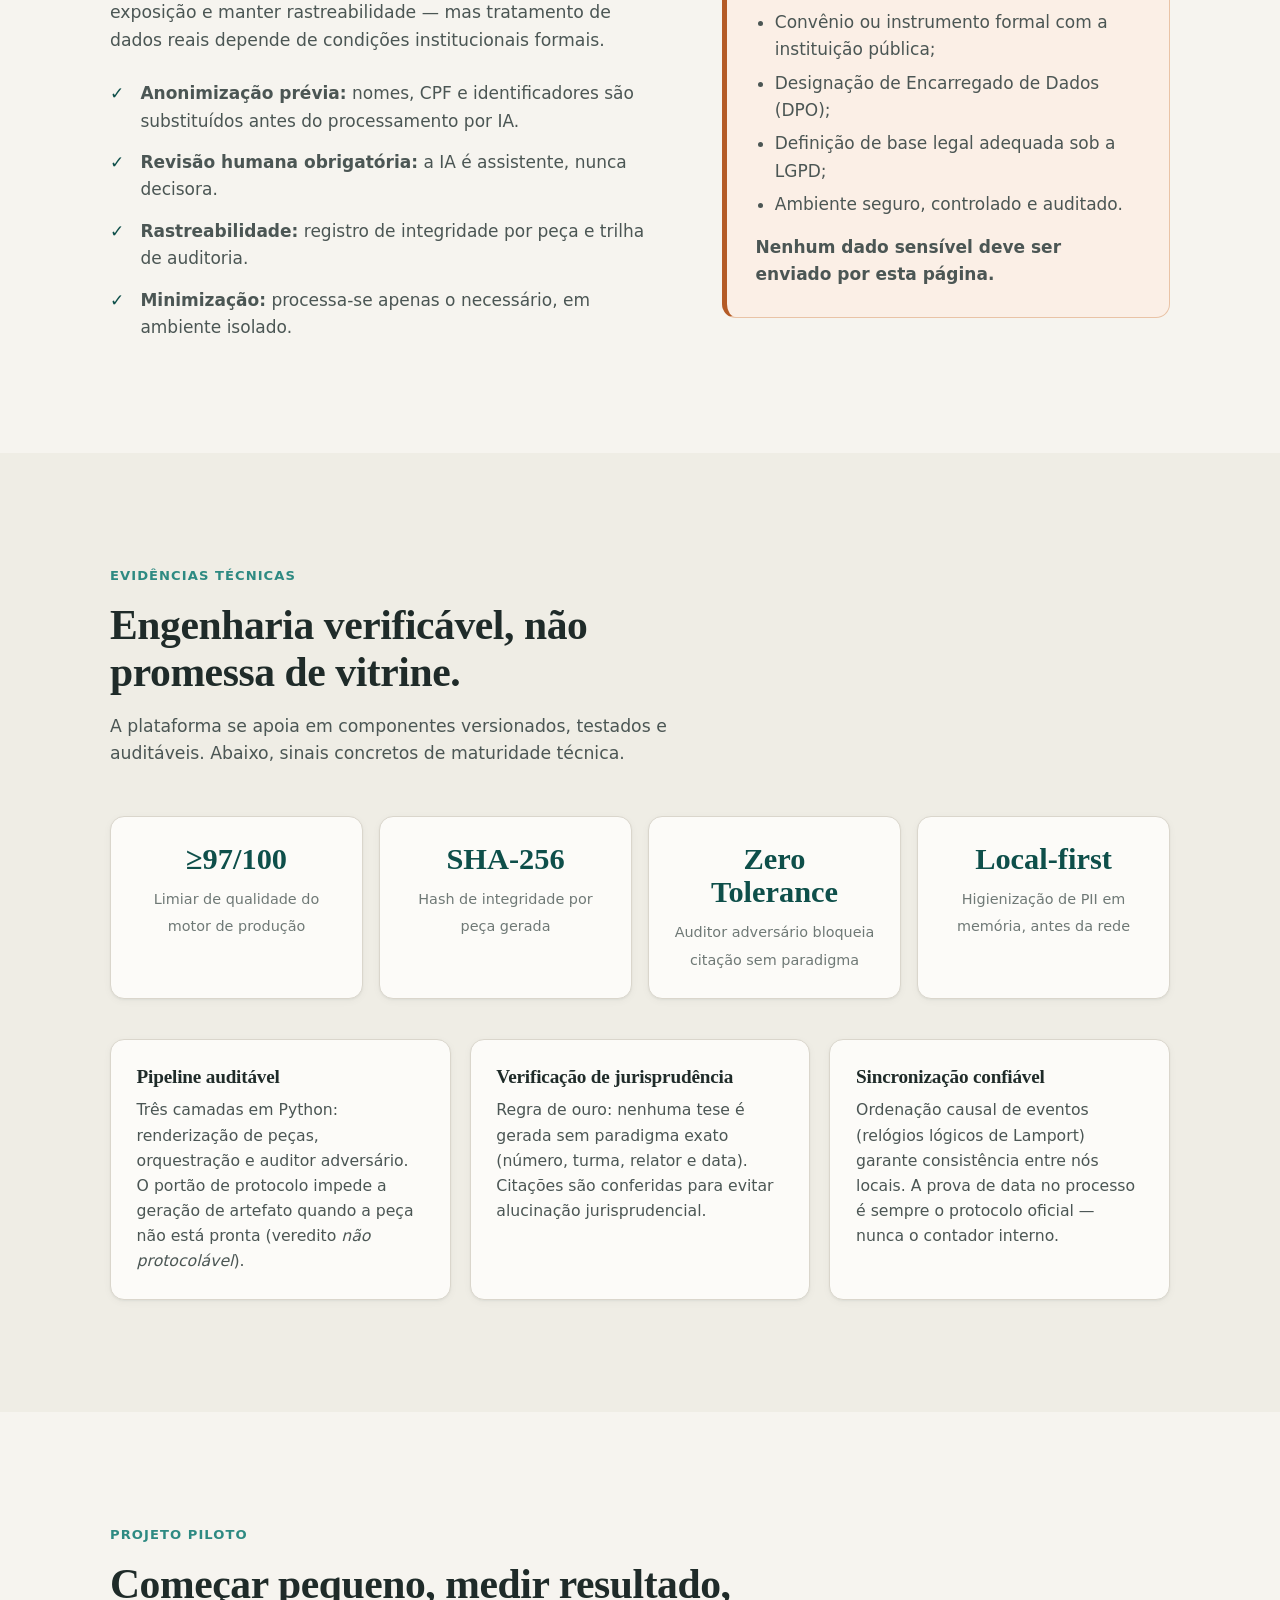
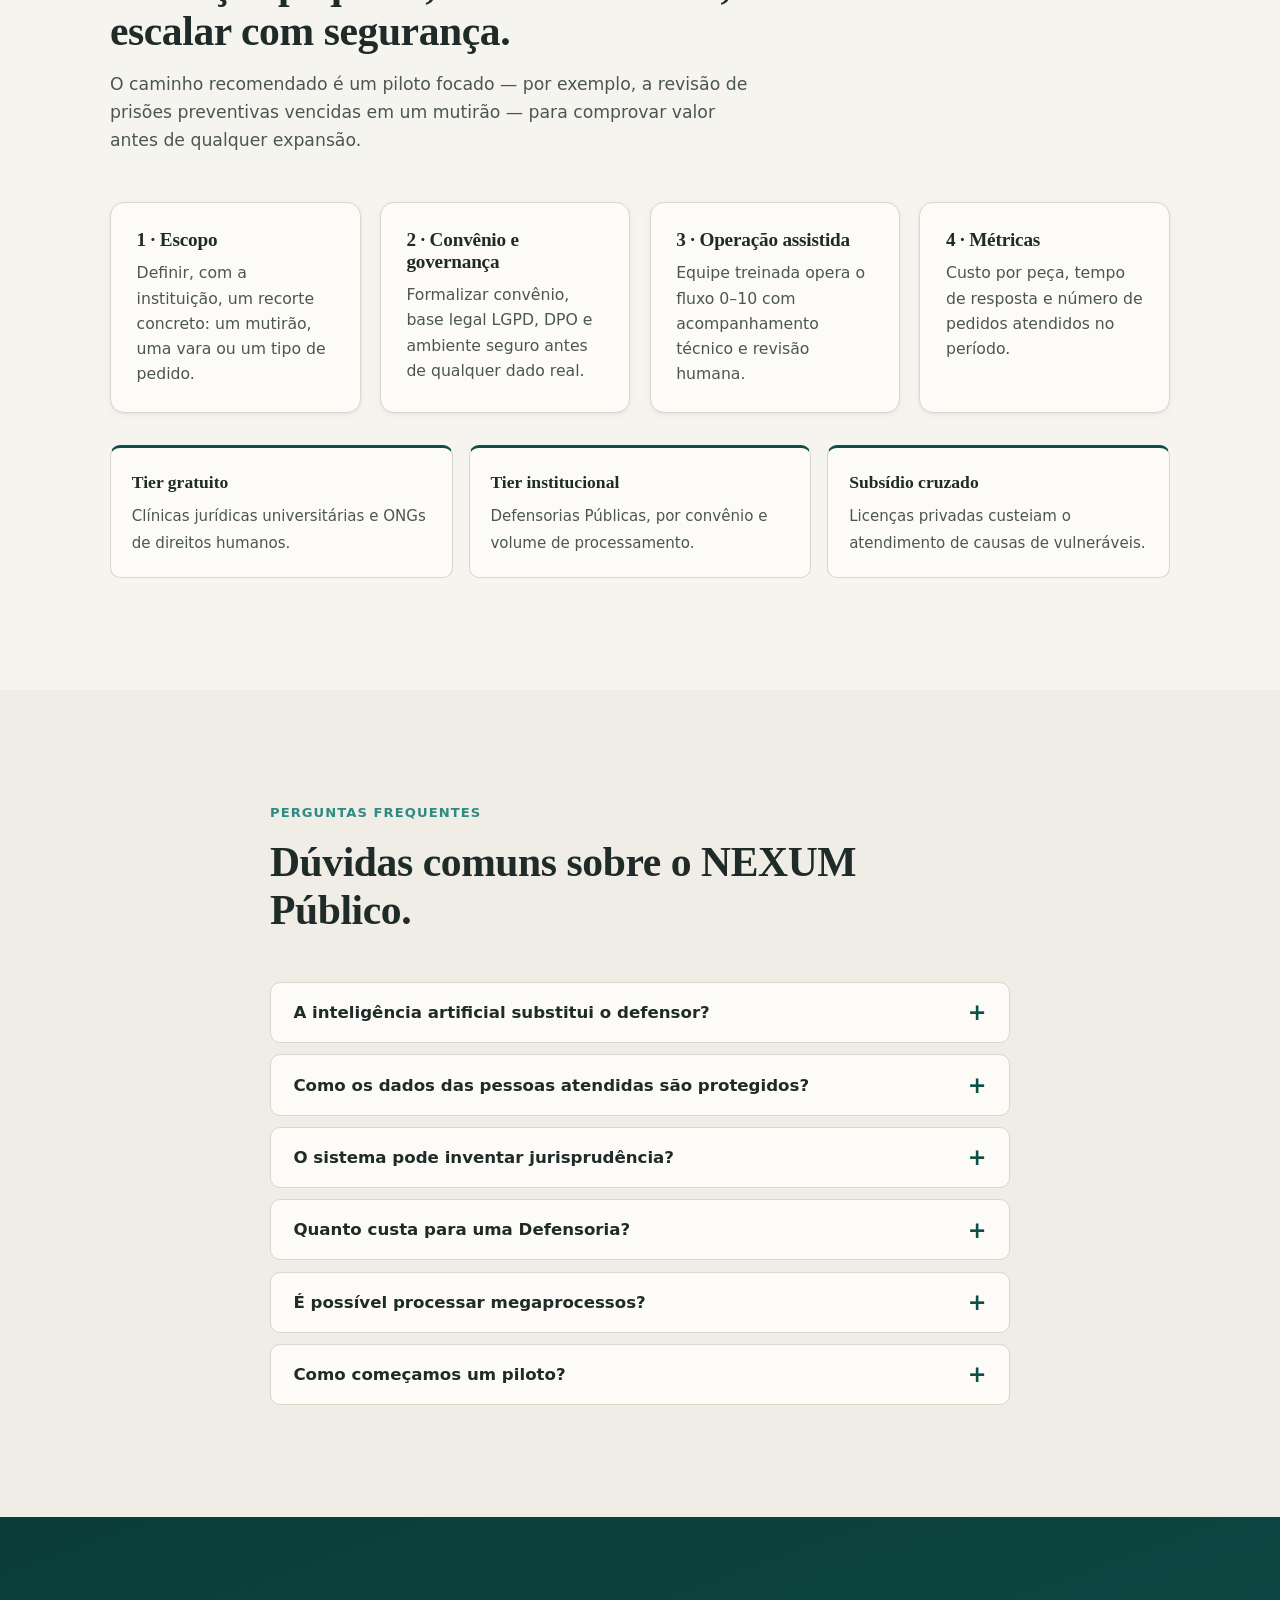
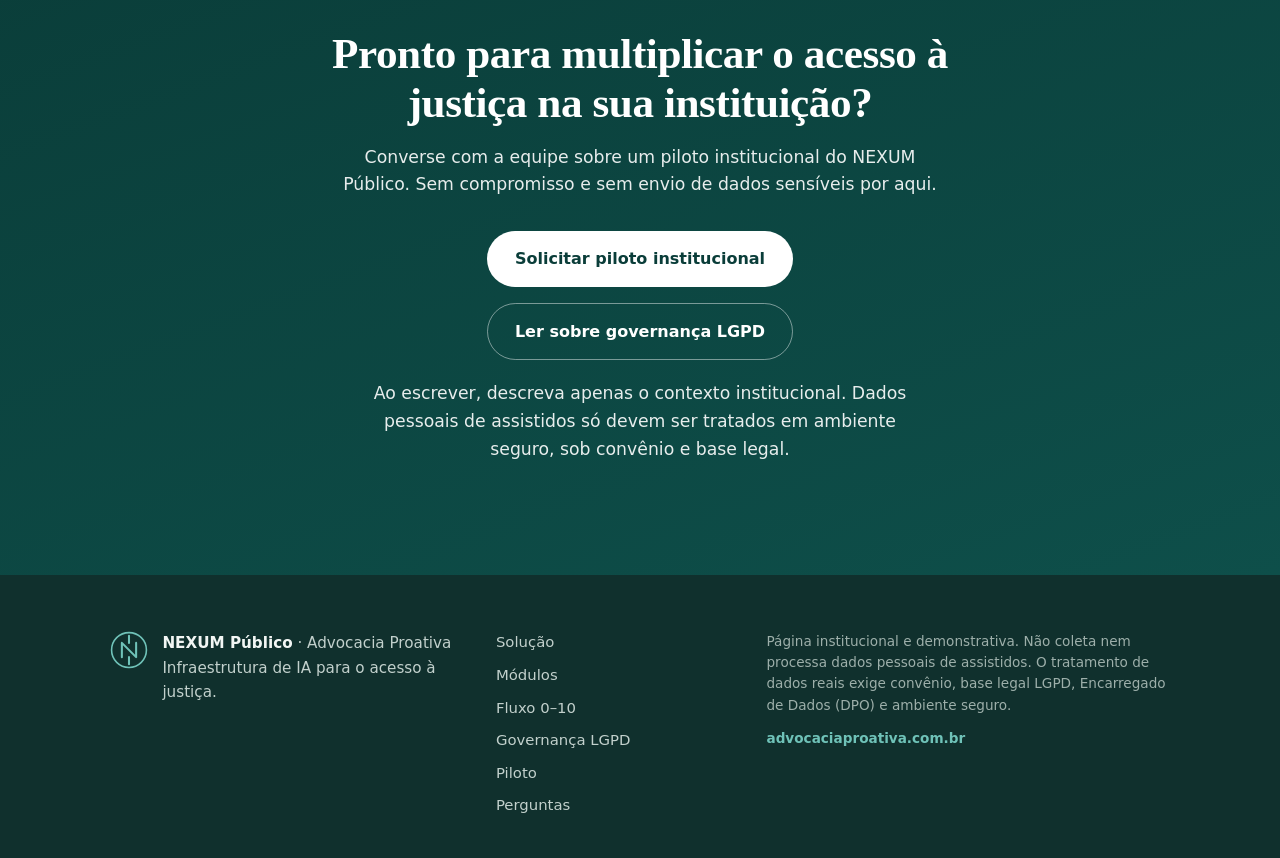
<file: public/index.html>
<!DOCTYPE html>
<html lang="pt-BR">
<head>
<meta charset="UTF-8" />
<meta name="viewport" content="width=device-width, initial-scale=1.0" />
<title>NEXUM Público — IA para Defensorias e acesso à justiça</title>
<meta name="description" content="Infraestrutura de IA para Defensorias Públicas e assistência jurídica gratuita: triagem de vulnerabilidade, prevenção de conflitos e peças auditáveis." />
<meta name="theme-color" content="#0e4f4a" />

<!-- Open Graph -->
<meta property="og:type" content="website" />
<meta property="og:title" content="NEXUM Público — IA pública para o acesso à justiça" />
<meta property="og:description" content="Multiplicar a capacidade defensorial sem substituir o defensor: triagem, prevenção e produção jurídica auditável, com privacidade por padrão." />
<meta property="og:locale" content="pt_BR" />
<meta property="og:url" content="https://advocaciaproativa.com.br/" />
<meta property="og:site_name" content="NEXUM Público · Advocacia Proativa" />
<meta property="og:image" content="https://advocaciaproativa.com.br/assets/og-card.jpg" />
<meta property="og:image:secure_url" content="https://advocaciaproativa.com.br/assets/og-card.jpg" />
<meta property="og:image:type" content="image/jpeg" />
<meta property="og:image:width" content="1200" />
<meta property="og:image:height" content="630" />
<meta property="og:image:alt" content="NEXUM Público — Ampliar o acesso à justiça de quem mais precisa." />
<meta name="twitter:card" content="summary_large_image" />
<meta name="twitter:image" content="https://advocaciaproativa.com.br/assets/og-card.jpg" />

<link rel="preconnect" href="https://api.fontshare.com" crossorigin />
<link href="https://api.fontshare.com/v2/css?f%5B%5D=general-sans@400,500,600,700&f%5B%5D=zodiak@400,500,600&display=swap" rel="stylesheet" />
<script type="application/ld+json">
{
  "@context": "https://schema.org",
  "@graph": [
    {
      "@type": "WebSite",
      "@id": "https://advocaciaproativa.com.br/#website",
      "url": "https://advocaciaproativa.com.br/",
      "name": "NEXUM P\u00fablico",
      "inLanguage": "pt-BR",
      "publisher": { "@id": "https://advocaciaproativa.com.br/#programa" }
    },
    {
      "@type": "Organization",
      "@id": "https://advocaciaproativa.com.br/#programa",
      "name": "NEXUM P\u00fablico",
      "alternateName": "Advocacia Proativa",
      "url": "https://advocaciaproativa.com.br/",
      "logo": "https://advocaciaproativa.com.br/assets/logo-512.png",
      "email": "contato@advocaciaproativa.com.br",
      "description": "Infraestrutura de intelig\u00eancia artificial para Defensorias P\u00fablicas e assist\u00eancia jur\u00eddica gratuita.",
      "knowsAbout": [
        "Acesso \u00e0 justi\u00e7a",
        "Defensoria P\u00fablica",
        "Intelig\u00eancia artificial aplicada ao Direito",
        "LGPD",
        "Desjudicializa\u00e7\u00e3o e media\u00e7\u00e3o"
      ],
      "parentOrganization": { "@id": "https://ribeiroetigre.org/#banca" }
    },
    {
      "@type": "LegalService",
      "@id": "https://ribeiroetigre.org/#banca",
      "name": "Ribeiro & Tigre Advocacia Criminal",
      "areaServed": { "@type": "City", "name": "Recife", "addressRegion": "PE", "addressCountry": "BR" }
    }
  ]
}
</script>
<link rel="canonical" href="https://advocaciaproativa.com.br/" />
<link rel="icon" type="image/svg+xml" href="assets/favicon.svg" />
<link rel="stylesheet" href="styles.css" />
<noscript><style>.reveal { opacity: 1; transform: none; }</style></noscript>
</head>
<body>
<a class="skip-link" href="#conteudo">Pular para o conteúdo</a>

<!-- ============ HEADER ============ -->
<header class="site-header" id="topo">
  <div class="container nav">
    <a class="brand" href="#topo" aria-label="Advocacia Proativa · NEXUM Público — início">
      <svg class="brand-mark" viewBox="0 0 48 48" fill="none" aria-hidden="true">
        <circle cx="24" cy="24" r="22" stroke="currentColor" stroke-width="2"/>
        <path d="M15 33V15l18 18V15" stroke="currentColor" stroke-width="2.6" stroke-linecap="round" stroke-linejoin="round"/>
        <path d="M24 6v9M24 33v9" stroke="currentColor" stroke-width="2.6" stroke-linecap="round"/>
      </svg>
      <span class="brand-text">
        <strong>NEXUM Público</strong>
        <small>Advocacia Proativa</small>
      </span>
    </a>
    <nav class="nav-links" aria-label="Navegação principal">
      <a href="#problema">Problema</a>
      <a href="#solucao">Solução</a>
      <a href="#modulos">Módulos</a>
      <a href="#fluxo">Fluxo</a>
      <a href="#governanca">LGPD</a>
      <a href="#piloto">Piloto</a>
    </nav>
    <a class="btn btn-primary nav-cta" href="#cta">Solicitar piloto institucional</a>
    <button class="nav-toggle" aria-label="Abrir menu" aria-expanded="false" aria-controls="mobile-menu">
      <span></span><span></span><span></span>
    </button>
  </div>
  <nav class="mobile-menu" id="mobile-menu" aria-label="Menu móvel" hidden>
    <a href="#problema">Problema</a>
    <a href="#solucao">Solução</a>
    <a href="#modulos">Módulos</a>
    <a href="#fluxo">Fluxo 0–10</a>
    <a href="#governanca">Governança LGPD</a>
    <a href="#evidencias">Evidências</a>
    <a href="#piloto">Piloto</a>
    <a href="#faq">Perguntas</a>
    <a class="btn btn-primary" href="#cta">Solicitar piloto institucional</a>
  </nav>
</header>

<main id="conteudo">
<!-- ============ HERO ============ -->
<section class="hero">
  <div class="container hero-grid">
    <div class="hero-copy reveal">
      <p class="eyebrow">Bem público digital · Infraestrutura de IA defensorial</p>
      <h1>Tecnologia pública para ampliar o acesso à justiça de quem mais precisa.</h1>
      <p class="lead">O <strong>NEXUM Público</strong> é uma infraestrutura de inteligência artificial pensada para Defensorias Públicas e assistência jurídica gratuita. Ela multiplica a capacidade da equipe — não substitui o defensor — na triagem de vulnerabilidade, na prevenção de conflitos e na produção de peças jurídicas auditáveis, com baixo custo por caso.</p>
      <div class="hero-actions">
        <a class="btn btn-primary btn-lg" href="#cta">Solicitar piloto institucional</a>
        <a class="btn btn-ghost btn-lg" href="#solucao">Entender como funciona</a>
      </div>
      <p class="hero-note">Não substitui o defensor. Toda peça passa por revisão humana antes do protocolo.</p>
    </div>
    <aside class="hero-card reveal" aria-label="Princípios da plataforma">
      <ul class="principle-list">
        <li><span class="chip">Acesso</span> Justiça gratuita em escala, com custo por caso reduzido.</li>
        <li><span class="chip">Prevenção</span> Resolver antes do litígio: mediação e desjudicialização.</li>
        <li><span class="chip">Auditável</span> Cada peça com rastro técnico e validação humana.</li>
        <li><span class="chip">Privacidade</span> Anonimização de dados sensíveis por padrão.</li>
      </ul>
    </aside>
  </div>
</section>

<!-- ============ PROBLEMA ============ -->
<section id="problema" class="section">
  <div class="container">
    <header class="section-head reveal">
      <p class="eyebrow">O problema</p>
      <h2>Demanda imensa, equipes sobrecarregadas, prazos correndo.</h2>
      <p class="section-intro">Defensorias e clínicas jurídicas atendem milhares de pessoas com recursos limitados. Megaprocessos, mutirões carcerários e filas longas competem pelo tempo escasso de cada defensor — e quem espera muitas vezes é a pessoa mais vulnerável.</p>
    </header>
    <div class="card-grid reveal">
      <article class="card">
        <h3>Volume além da capacidade</h3>
        <p>Autos com milhares de páginas, mutirões e ingestão em lote consomem horas de leitura antes mesmo de começar a estratégia defensiva.</p>
      </article>
      <article class="card">
        <h3>Vulneráveis sem prioridade</h3>
        <p>Gestantes, lactantes, pessoas doentes ou réus primários sem violência podem aguardar sem que a urgência seja identificada a tempo.</p>
      </article>
      <article class="card">
        <h3>Trabalho repetitivo</h3>
        <p>Triagem manual e digitação de peças padronizadas roubam o tempo que deveria ir para a escuta, a estratégia e o atendimento.</p>
      </article>
      <article class="card">
        <h3>Conflito que poderia ser evitado</h3>
        <p>Muitas demandas chegam ao litígio sem que caminhos de acordo, orientação ou mediação fossem oferecidos antes.</p>
      </article>
    </div>
  </div>
</section>

<!-- ============ SOLUÇÃO ============ -->
<section id="solucao" class="section section-tint">
  <div class="container solution-grid">
    <div class="reveal">
      <p class="eyebrow">A solução</p>
      <h2>Uma matriz de justiça pública e preventiva.</h2>
      <p class="section-intro">O NEXUM Público reúne, em uma única infraestrutura, três frentes que trabalham juntas: prevenir o conflito, organizar a inteligência do caso e produzir a peça com qualidade auditável. A mesma maquinaria de rigor usada na advocacia de alta complexidade, colocada a serviço do acesso universal à justiça.</p>
      <ul class="check-list">
        <li>Triagem que identifica urgência e vulnerabilidade logo na entrada.</li>
        <li>Caminhos de solução antes do processo — mediação e desjudicialização.</li>
        <li>Minutas padronizadas, claras e revisadas por pessoas.</li>
        <li>Anonimização de dados pessoais antes de qualquer processamento.</li>
      </ul>
    </div>
    <div class="solution-pillars reveal">
      <div class="pillar">
        <span class="pillar-num">01</span>
        <h3>Promoção de paz</h3>
        <p>Justiça generativa, evitação de conflitos e mediação: solução antes do litígio, sempre que possível.</p>
      </div>
      <div class="pillar">
        <span class="pillar-num">02</span>
        <h3>Inteligência do caso</h3>
        <p>Leitura de autos, fatos líquidos, prazos e jurisprudência verificada para sustentar a tese defensiva.</p>
      </div>
      <div class="pillar">
        <span class="pillar-num">03</span>
        <h3>Produção auditável</h3>
        <p>Geração de minuta com bloqueio de citação sem paradigma e revisão humana obrigatória no protocolo.</p>
      </div>
    </div>
  </div>
</section>

<!-- ============ MÓDULOS ============ -->
<section id="modulos" class="section">
  <div class="container">
    <header class="section-head reveal">
      <p class="eyebrow">Módulos</p>
      <h2>Componentes que se encaixam à realidade de cada instituição.</h2>
      <p class="section-intro">A plataforma é modular: a Defensoria adota o que faz sentido para o seu fluxo, do atendimento preventivo à produção de peças em mutirão.</p>
    </header>
    <div class="module-grid reveal">
      <article class="module">
        <div class="module-icon" aria-hidden="true">◍</div>
        <h3>Triagem de Vulnerabilidade</h3>
        <p>Classifica hipossuficiência, urgência e risco social na entrada do caso, priorizando quem precisa de resposta imediata.</p>
      </article>
      <article class="module">
        <div class="module-icon" aria-hidden="true">❖</div>
        <h3>Justiça Generativa</h3>
        <p>Sugere caminhos de solução antes do litígio: acordos, encaminhamentos e orientação ao assistido.</p>
      </article>
      <article class="module">
        <div class="module-icon" aria-hidden="true">⟁</div>
        <h3>Promoção de Paz</h3>
        <p>Apoio a mediação e desjudicialização, reduzindo o número de conflitos que chegam ao processo.</p>
      </article>
      <article class="module">
        <div class="module-icon" aria-hidden="true">⊕</div>
        <h3>Inteligência de Caso</h3>
        <p>Leitura de megaprocessos, extração de fatos líquidos e verificação de jurisprudência paradigma.</p>
      </article>
      <article class="module">
        <div class="module-icon" aria-hidden="true">✍</div>
        <h3>Produção de Minutas</h3>
        <p>Geração de peças padronizadas — HC, relaxamento, revogação — em linguagem clara, prontas para revisão.</p>
      </article>
      <article class="module">
        <div class="module-icon" aria-hidden="true">⛨</div>
        <h3>Privacidade por Padrão</h3>
        <p>Anonimização de PII, processamento isolado e registro de integridade para proteger dados sensíveis.</p>
      </article>
    </div>
  </div>
</section>

<!-- ============ FLUXO 0–10 ============ -->
<section id="fluxo" class="section section-dark">
  <div class="container">
    <header class="section-head reveal">
      <p class="eyebrow">Fluxo de trabalho</p>
      <h2>Da entrada do caso ao protocolo, com pessoas no controle.</h2>
      <p class="section-intro">Um percurso de dez etapas que sempre começa pela prevenção e termina com validação humana. A inteligência artificial organiza e propõe; o defensor decide.</p>
    </header>
    <ol class="flow-steps reveal">
      <li class="flow-step"><span class="flow-num">0</span><div><h3>Triagem</h3><p>Identificação de vulnerabilidade e urgência.</p></div></li>
      <li class="flow-step"><span class="flow-num">1</span><div><h3>Acolhimento</h3><p>Registro do caso e do contexto do assistido.</p></div></li>
      <li class="flow-step"><span class="flow-num">2</span><div><h3>Prevenção</h3><p>Avaliação de acordo, mediação ou orientação.</p></div></li>
      <li class="flow-step"><span class="flow-num">3</span><div><h3>Ingestão</h3><p>Upload de autos do PJe/SEEU; anonimização de PII.</p></div></li>
      <li class="flow-step"><span class="flow-num">4</span><div><h3>Leitura</h3><p>Extração de fatos líquidos, datas e folhas-chave.</p></div></li>
      <li class="flow-step"><span class="flow-num">5</span><div><h3>Inteligência</h3><p>Teses pró-liberdade e jurisprudência verificada.</p></div></li>
      <li class="flow-step"><span class="flow-num">6</span><div><h3>Redação</h3><p>Geração da minuta padronizada e clara.</p></div></li>
      <li class="flow-step"><span class="flow-num">7</span><div><h3>Auditoria</h3><p>Bloqueio de citação sem paradigma; revisão por IA.</p></div></li>
      <li class="flow-step"><span class="flow-num">8</span><div><h3>Revisão humana</h3><p>Defensor lê, corrige e aprova a peça.</p></div></li>
      <li class="flow-step"><span class="flow-num">9</span><div><h3>Comunicação</h3><p>Mensagem em linguagem simples ao assistido.</p></div></li>
      <li class="flow-step"><span class="flow-num">10</span><div><h3>Protocolo</h3><p>Exportação, assinatura e registro auditável.</p></div></li>
    </ol>
  </div>
</section>

<!-- ============ GOVERNANÇA LGPD ============ -->
<section id="governanca" class="section">
  <div class="container gov-grid">
    <div class="reveal">
      <p class="eyebrow">Governança e LGPD</p>
      <h2>Privacidade e responsabilidade no centro do projeto.</h2>
      <p class="section-intro">Dados de pessoas atendidas são sensíveis e merecem o mais alto cuidado. O NEXUM Público foi desenhado para minimizar exposição e manter rastreabilidade — mas tratamento de dados reais depende de condições institucionais formais.</p>
      <ul class="check-list">
        <li><strong>Anonimização prévia:</strong> nomes, CPF e identificadores são substituídos antes do processamento por IA.</li>
        <li><strong>Revisão humana obrigatória:</strong> a IA é assistente, nunca decisora.</li>
        <li><strong>Rastreabilidade:</strong> registro de integridade por peça e trilha de auditoria.</li>
        <li><strong>Minimização:</strong> processa-se apenas o necessário, em ambiente isolado.</li>
      </ul>
    </div>
    <aside class="callout callout-warn reveal" role="note">
      <h3>Aviso importante sobre dados reais</h3>
      <p>Esta página é institucional e demonstrativa. O tratamento de dados pessoais reais de assistidos só pode ocorrer mediante:</p>
      <ul>
        <li>Convênio ou instrumento formal com a instituição pública;</li>
        <li>Designação de Encarregado de Dados (DPO);</li>
        <li>Definição de base legal adequada sob a LGPD;</li>
        <li>Ambiente seguro, controlado e auditado.</li>
      </ul>
      <p class="callout-foot">Nenhum dado sensível deve ser enviado por esta página.</p>
    </aside>
  </div>
</section>

<!-- ============ EVIDÊNCIAS TÉCNICAS ============ -->
<section id="evidencias" class="section section-tint">
  <div class="container">
    <header class="section-head reveal">
      <p class="eyebrow">Evidências técnicas</p>
      <h2>Engenharia verificável, não promessa de vitrine.</h2>
      <p class="section-intro">A plataforma se apoia em componentes versionados, testados e auditáveis. Abaixo, sinais concretos de maturidade técnica.</p>
    </header>
    <div class="evidence-grid reveal">
      <div class="metric">
        <span class="metric-value">≥97/100</span>
        <span class="metric-label">Limiar de qualidade do motor de produção</span>
      </div>
      <div class="metric">
        <span class="metric-value">SHA-256</span>
        <span class="metric-label">Hash de integridade por peça gerada</span>
      </div>
      <div class="metric">
        <span class="metric-value">Zero<br>Tolerance</span>
        <span class="metric-label">Auditor adversário bloqueia citação sem paradigma</span>
      </div>
      <div class="metric">
        <span class="metric-value">Local-first</span>
        <span class="metric-label">Higienização de PII em memória, antes da rede</span>
      </div>
    </div>
    <div class="evidence-detail reveal">
      <article class="card">
        <h3>Pipeline auditável</h3>
        <p>Três camadas em Python: renderização de peças, orquestração e auditor adversário. O portão de protocolo impede a geração de artefato quando a peça não está pronta (veredito <em>não protocolável</em>).</p>
      </article>
      <article class="card">
        <h3>Verificação de jurisprudência</h3>
        <p>Regra de ouro: nenhuma tese é gerada sem paradigma exato (número, turma, relator e data). Citações são conferidas para evitar alucinação jurisprudencial.</p>
      </article>
      <article class="card">
        <h3>Sincronização confiável</h3>
        <p>Ordenação causal de eventos (relógios lógicos de Lamport) garante consistência entre nós locais. A prova de data no processo é sempre o protocolo oficial — nunca o contador interno.</p>
      </article>
    </div>
  </div>
</section>

<!-- ============ PILOTO ============ -->
<section id="piloto" class="section">
  <div class="container">
    <header class="section-head reveal">
      <p class="eyebrow">Projeto piloto</p>
      <h2>Começar pequeno, medir resultado, escalar com segurança.</h2>
      <p class="section-intro">O caminho recomendado é um piloto focado — por exemplo, a revisão de prisões preventivas vencidas em um mutirão — para comprovar valor antes de qualquer expansão.</p>
    </header>
    <div class="card-grid reveal">
      <article class="card">
        <h3>1 · Escopo</h3>
        <p>Definir, com a instituição, um recorte concreto: um mutirão, uma vara ou um tipo de pedido.</p>
      </article>
      <article class="card">
        <h3>2 · Convênio e governança</h3>
        <p>Formalizar convênio, base legal LGPD, DPO e ambiente seguro antes de qualquer dado real.</p>
      </article>
      <article class="card">
        <h3>3 · Operação assistida</h3>
        <p>Equipe treinada opera o fluxo 0–10 com acompanhamento técnico e revisão humana.</p>
      </article>
      <article class="card">
        <h3>4 · Métricas</h3>
        <p>Custo por peça, tempo de resposta e número de pedidos atendidos no período.</p>
      </article>
    </div>
    <div class="model-bar reveal">
      <div class="model-item"><strong>Tier gratuito</strong><span>Clínicas jurídicas universitárias e ONGs de direitos humanos.</span></div>
      <div class="model-item"><strong>Tier institucional</strong><span>Defensorias Públicas, por convênio e volume de processamento.</span></div>
      <div class="model-item"><strong>Subsídio cruzado</strong><span>Licenças privadas custeiam o atendimento de causas de vulneráveis.</span></div>
    </div>
  </div>
</section>

<!-- ============ FAQ ============ -->
<section id="faq" class="section section-tint">
  <div class="container faq-container">
    <header class="section-head reveal">
      <p class="eyebrow">Perguntas frequentes</p>
      <h2>Dúvidas comuns sobre o NEXUM Público.</h2>
    </header>
    <div class="accordion reveal">
      <div class="acc-item">
        <button class="acc-trigger" aria-expanded="false" aria-controls="acc-panel-1">
          <span>A inteligência artificial substitui o defensor?</span><span class="acc-icon" aria-hidden="true">+</span>
        </button>
        <div class="acc-panel" id="acc-panel-1" role="region"><p>Não. O NEXUM Público é um assistente que organiza, prioriza e propõe. Toda decisão e toda peça passam por revisão humana antes do protocolo. O defensor mantém o controle integral.</p></div>
      </div>
      <div class="acc-item">
        <button class="acc-trigger" aria-expanded="false" aria-controls="acc-panel-2">
          <span>Como os dados das pessoas atendidas são protegidos?</span><span class="acc-icon" aria-hidden="true">+</span>
        </button>
        <div class="acc-panel" id="acc-panel-2" role="region"><p>Dados pessoais são anonimizados antes de qualquer processamento por IA, com substituição de nomes e documentos por identificadores. O tratamento de dados reais exige convênio, base legal LGPD, DPO e ambiente seguro.</p></div>
      </div>
      <div class="acc-item">
        <button class="acc-trigger" aria-expanded="false" aria-controls="acc-panel-3">
          <span>O sistema pode inventar jurisprudência?</span><span class="acc-icon" aria-hidden="true">+</span>
        </button>
        <div class="acc-panel" id="acc-panel-3" role="region"><p>A regra de ouro bloqueia a geração de teses sem paradigma exato (número, turma, relator e data). Um auditor adversário revisa as peças e marca como não protocoláveis aquelas com citações não verificadas.</p></div>
      </div>
      <div class="acc-item">
        <button class="acc-trigger" aria-expanded="false" aria-controls="acc-panel-4">
          <span>Quanto custa para uma Defensoria?</span><span class="acc-icon" aria-hidden="true">+</span>
        </button>
        <div class="acc-panel" id="acc-panel-4" role="region"><p>O modelo prioriza o acesso: há um tier gratuito para clínicas universitárias e ONGs, e um tier institucional por convênio. Licenças privadas ajudam a subsidiar o atendimento de causas de pessoas vulneráveis.</p></div>
      </div>
      <div class="acc-item">
        <button class="acc-trigger" aria-expanded="false" aria-controls="acc-panel-5">
          <span>É possível processar megaprocessos?</span><span class="acc-icon" aria-hidden="true">+</span>
        </button>
        <div class="acc-panel" id="acc-panel-5" role="region"><p>Sim. A leitura de autos com milhares de páginas é fragmentada de forma inteligente, sintetizando fatos líquidos e teses defensivas com rapidez, sem perder rastreabilidade.</p></div>
      </div>
      <div class="acc-item">
        <button class="acc-trigger" aria-expanded="false" aria-controls="acc-panel-6">
          <span>Como começamos um piloto?</span><span class="acc-icon" aria-hidden="true">+</span>
        </button>
        <div class="acc-panel" id="acc-panel-6" role="region"><p>O primeiro passo é solicitar um piloto institucional. A partir daí, definimos o escopo, formalizamos a governança (convênio, LGPD, DPO, ambiente seguro) e iniciamos a operação assistida.</p></div>
      </div>
    </div>
  </div>
</section>

<!-- ============ CTA FINAL ============ -->
<section id="cta" class="section cta-final">
  <div class="container cta-inner reveal">
    <h2>Pronto para multiplicar o acesso à justiça na sua instituição?</h2>
    <p>Converse com a equipe sobre um piloto institucional do NEXUM Público. Sem compromisso e sem envio de dados sensíveis por aqui.</p>
    <div class="cta-actions">
      <a class="btn btn-primary btn-lg" href="mailto:contato@advocaciaproativa.com.br?subject=Solicita%C3%A7%C3%A3o%20de%20piloto%20institucional%20%E2%80%94%20NEXUM%20P%C3%BAblico&amp;body=Ol%C3%A1%2C%20gostaria%20de%20conversar%20sobre%20um%20piloto%20institucional%20do%20NEXUM%20P%C3%BAblico.%0A%0AInstitui%C3%A7%C3%A3o%3A%20%0AContato%3A%20%0AEscopo%20pretendido%20(ex.%3A%20mutir%C3%A3o%2C%20vara%2C%20tipo%20de%20pedido)%3A%20%0A%0A(N%C3%A3o%20envie%20dados%20sens%C3%ADveis%20de%20assistidos%20por%20e-mail.)">Solicitar piloto institucional</a>
      <a class="btn btn-ghost-light btn-lg" href="#governanca">Ler sobre governança LGPD</a>
    </div>
    <p class="cta-note">Ao escrever, descreva apenas o contexto institucional. Dados pessoais de assistidos só devem ser tratados em ambiente seguro, sob convênio e base legal.</p>
  </div>
</section>
</main>

<!-- ============ FOOTER ============ -->
<footer class="site-footer">
  <div class="container footer-grid">
    <div class="footer-brand">
      <svg class="brand-mark" viewBox="0 0 48 48" fill="none" aria-hidden="true">
        <circle cx="24" cy="24" r="22" stroke="currentColor" stroke-width="2"/>
        <path d="M15 33V15l18 18V15" stroke="currentColor" stroke-width="2.6" stroke-linecap="round" stroke-linejoin="round"/>
        <path d="M24 6v9M24 33v9" stroke="currentColor" stroke-width="2.6" stroke-linecap="round"/>
      </svg>
      <p><strong>NEXUM Público</strong> · Advocacia Proativa<br />Infraestrutura de IA para o acesso à justiça.</p>
    </div>
    <nav class="footer-links" aria-label="Rodapé">
      <a href="#solucao">Solução</a>
      <a href="#modulos">Módulos</a>
      <a href="#fluxo">Fluxo 0–10</a>
      <a href="#governanca">Governança LGPD</a>
      <a href="#piloto">Piloto</a>
      <a href="#faq">Perguntas</a>
    </nav>
    <div class="footer-legal">
      <p>Página institucional e demonstrativa. Não coleta nem processa dados pessoais de assistidos. O tratamento de dados reais exige convênio, base legal LGPD, Encarregado de Dados (DPO) e ambiente seguro.</p>
      <p class="muted">advocaciaproativa.com.br</p>
    </div>
  </div>
</footer>

<script src="main.js"></script>
</body>
</html>
</file>
<file: styles.css>
/* ============================================================
   NEXUM Público — Advocacia Proativa
   Institucional, humano, acessível · pt-BR
   ============================================================ */

:root {
  /* Palette — institutional teal-green (justice/calm) + warm neutrals */
  --bg:          #F6F4EF;
  --surface:     #FCFBF8;
  --surface-alt: #EFEDE5;
  --border:      #DAD6CC;
  --ink:         #1F2B29;
  --ink-soft:    #4B5654;
  --ink-muted:   #6F7976;
  --primary:     #0E4F4A;   /* deep institutional teal */
  --primary-700: #0A3D39;
  --primary-300: #2E8A82;
  --accent-warm: #B45B27;   /* warm clay — for the LGPD warning only */
  --accent-warm-bg: #FBEFE6;
  --dark:        #10302D;
  --dark-tint:   #163C38;

  --radius:   14px;
  --radius-sm:10px;
  --maxw: 1140px;

  --font-body: "General Sans", system-ui, -apple-system, sans-serif;
  --font-display: "Zodiak", Georgia, serif;

  --shadow-sm: 0 1px 2px rgba(16,48,45,.05), 0 2px 8px rgba(16,48,45,.04);
  --shadow-md: 0 8px 28px rgba(16,48,45,.10);

  --space: clamp(4rem, 9vw, 7rem);
}

* { box-sizing: border-box; }
html { scroll-behavior: smooth; -webkit-text-size-adjust: 100%; }
@media (prefers-reduced-motion: reduce) { html { scroll-behavior: auto; } }

body {
  margin: 0;
  font-family: var(--font-body);
  color: var(--ink);
  background: var(--bg);
  font-size: 17px;
  line-height: 1.6;
  -webkit-font-smoothing: antialiased;
  text-rendering: optimizeLegibility;
}

h1, h2, h3 { font-family: var(--font-display); font-weight: 600; line-height: 1.14; letter-spacing: -.01em; color: var(--ink); margin: 0; }
p { margin: 0; }
a { color: var(--primary); text-decoration: none; }
a:hover { color: var(--primary-700); }
strong { font-weight: 600; }
em { font-style: italic; color: var(--ink-soft); }

.container { width: 100%; max-width: var(--maxw); margin: 0 auto; padding: 0 clamp(1.2rem, 4vw, 2.5rem); }

.skip-link {
  position: absolute; left: -999px; top: 0; z-index: 200;
  background: var(--primary); color: #fff; padding: .7rem 1.1rem; border-radius: 0 0 8px 0;
}
.skip-link:focus { left: 0; }

/* ---------- Buttons ---------- */
.btn {
  display: inline-flex; align-items: center; justify-content: center;
  font-family: var(--font-body); font-weight: 600; font-size: .95rem;
  padding: .72rem 1.3rem; border-radius: 999px; border: 1.5px solid transparent;
  cursor: pointer; transition: transform .15s ease, background .2s ease, border-color .2s ease, color .2s ease;
  text-align: center;
}
.btn:hover { transform: translateY(-1px); }
.btn:focus-visible { outline: 3px solid var(--primary-300); outline-offset: 2px; }
.btn-lg { padding: .9rem 1.7rem; font-size: 1rem; }
.btn-primary { background: var(--primary); color: #fff; }
.btn-primary:hover { background: var(--primary-700); color: #fff; }
.btn-ghost { background: transparent; color: var(--primary); border-color: var(--border); }
.btn-ghost:hover { border-color: var(--primary); background: var(--surface); }
.btn-ghost-light { background: transparent; color: #fff; border-color: rgba(255,255,255,.45); }
.btn-ghost-light:hover { border-color: #fff; background: rgba(255,255,255,.08); color:#fff; }

/* ---------- Header ---------- */
.site-header {
  position: sticky; top: 0; z-index: 100;
  background: rgba(246,244,239,.85); backdrop-filter: blur(10px);
  border-bottom: 1px solid var(--border);
}
.nav { display: flex; align-items: center; gap: 1.5rem; height: 72px; }
.brand { display: flex; align-items: center; gap: .65rem; color: var(--primary); margin-right: auto; }
.brand-mark { width: 34px; height: 34px; flex: none; }
.brand-text { display: flex; flex-direction: column; line-height: 1.1; }
.brand-text strong { font-family: var(--font-display); font-size: 1.08rem; color: var(--ink); }
.brand-text small { font-size: .72rem; color: var(--ink-muted); letter-spacing: .04em; text-transform: uppercase; }
.nav-links { display: flex; gap: 1.5rem; }
.nav-links a { color: var(--ink-soft); font-weight: 500; font-size: .95rem; }
.nav-links a:hover { color: var(--primary); }
.nav-cta { flex: none; }
.nav-toggle { display: none; flex-direction: column; gap: 5px; background: none; border: none; padding: 8px; cursor: pointer; }
.nav-toggle span { width: 24px; height: 2px; background: var(--ink); border-radius: 2px; transition: .2s; }

.mobile-menu { display: flex; flex-direction: column; gap: .25rem; padding: 1rem clamp(1.2rem,4vw,2.5rem) 1.5rem; background: var(--surface); border-bottom: 1px solid var(--border); }
.mobile-menu a { padding: .6rem 0; color: var(--ink-soft); font-weight: 500; border-bottom: 1px solid var(--border); }
.mobile-menu a:last-child { border-bottom: none; margin-top: .6rem; }
.mobile-menu[hidden] { display: none; }

/* ---------- Hero ---------- */
.hero { padding: clamp(3.5rem, 7vw, 6rem) 0 clamp(3rem,6vw,5rem); position: relative; overflow: hidden; }
.hero::before {
  content: ""; position: absolute; inset: 0;
  background:
    radial-gradient(70% 60% at 85% 0%, rgba(46,138,130,.10), transparent 60%),
    radial-gradient(50% 50% at 10% 100%, rgba(14,79,74,.06), transparent 60%);
  pointer-events: none;
}
.hero-grid { position: relative; display: grid; grid-template-columns: 1.35fr .95fr; gap: clamp(2rem,5vw,4rem); align-items: center; }
.eyebrow { font-size: .82rem; font-weight: 600; letter-spacing: .08em; text-transform: uppercase; color: var(--primary-300); margin-bottom: 1rem; }
.hero h1 { font-size: clamp(2.3rem, 5vw, 3.6rem); margin-bottom: 1.3rem; }
.lead { font-size: clamp(1.05rem, 1.6vw, 1.2rem); color: var(--ink-soft); max-width: 40ch; margin-bottom: 1.8rem; }
.hero-actions { display: flex; flex-wrap: wrap; gap: .9rem; margin-bottom: 1.2rem; }
.hero-note { font-size: .9rem; color: var(--ink-muted); }

.hero-card { background: var(--surface); border: 1px solid var(--border); border-radius: var(--radius); padding: 1.8rem; box-shadow: var(--shadow-md); }
.principle-list { list-style: none; margin: 0; padding: 0; display: flex; flex-direction: column; gap: 1.1rem; }
.principle-list li { font-size: .96rem; color: var(--ink-soft); }
.chip { display: inline-block; background: var(--primary); color: #fff; font-size: .72rem; font-weight: 600; letter-spacing: .03em; text-transform: uppercase; padding: .22rem .6rem; border-radius: 6px; margin-right: .55rem; }

/* ---------- Sections ---------- */
.section { padding: var(--space) 0; }
.section-tint { background: var(--surface-alt); }
.section-head { max-width: 60ch; margin-bottom: 3rem; }
.section-head h2 { font-size: clamp(1.8rem, 3.4vw, 2.6rem); margin-bottom: 1rem; }
.section-intro { font-size: 1.08rem; color: var(--ink-soft); }

/* ---------- Card grids ---------- */
.card-grid { display: grid; grid-template-columns: repeat(auto-fit, minmax(240px,1fr)); gap: 1.2rem; }
.card { background: var(--surface); border: 1px solid var(--border); border-radius: var(--radius); padding: 1.6rem; box-shadow: var(--shadow-sm); transition: transform .2s ease, box-shadow .2s ease; }
.card:hover { transform: translateY(-3px); box-shadow: var(--shadow-md); }
.card h3 { font-size: 1.2rem; margin-bottom: .6rem; }
.card p { color: var(--ink-soft); font-size: .98rem; }

/* ---------- Solution ---------- */
.solution-grid { display: grid; grid-template-columns: 1fr 1fr; gap: clamp(2rem,5vw,4rem); align-items: start; }
.check-list { list-style: none; margin: 1.6rem 0 0; padding: 0; display: flex; flex-direction: column; gap: .9rem; }
.check-list li { position: relative; padding-left: 1.9rem; color: var(--ink-soft); }
.check-list li::before { content: "✓"; position: absolute; left: 0; top: 0; color: var(--primary); font-weight: 700; }
.solution-pillars { display: flex; flex-direction: column; gap: 1rem; }
.pillar { display: grid; grid-template-columns: auto 1fr; gap: 1.1rem; background: var(--surface); border: 1px solid var(--border); border-left: 4px solid var(--primary); border-radius: var(--radius-sm); padding: 1.4rem 1.5rem; align-items: start; }
.pillar-num { font-family: var(--font-display); font-size: 1.6rem; color: var(--primary-300); font-weight: 600; }
.pillar h3 { font-size: 1.15rem; margin-bottom: .35rem; }
.pillar p { color: var(--ink-soft); font-size: .96rem; }

/* ---------- Modules ---------- */
.module-grid { display: grid; grid-template-columns: repeat(auto-fit, minmax(280px,1fr)); gap: 1.2rem; }
.module { background: var(--surface); border: 1px solid var(--border); border-radius: var(--radius); padding: 1.7rem; box-shadow: var(--shadow-sm); transition: transform .2s ease, box-shadow .2s ease; }
.module:hover { transform: translateY(-3px); box-shadow: var(--shadow-md); }
.module-icon { width: 46px; height: 46px; display: grid; place-items: center; border-radius: 12px; background: var(--primary); color: #fff; font-size: 1.35rem; margin-bottom: 1rem; }
.module h3 { font-size: 1.2rem; margin-bottom: .55rem; }
.module p { color: var(--ink-soft); font-size: .97rem; }

/* ---------- Flow (dark) ---------- */
.section-dark { background: var(--dark); color: #E8EEEC; }
.section-dark .eyebrow { color: #6FC2B8; }
.section-dark h2, .section-dark h3 { color: #F2F6F4; }
.section-dark .section-intro { color: #B7C6C2; }
.flow-steps { list-style: none; margin: 0; padding: 0; display: grid; grid-template-columns: repeat(auto-fill, minmax(220px,1fr)); gap: .9rem; }
.flow-step { display: grid; grid-template-columns: auto 1fr; gap: 1rem; background: var(--dark-tint); border: 1px solid rgba(255,255,255,.08); border-radius: var(--radius-sm); padding: 1.15rem 1.25rem; align-items: start; }
.flow-num { font-family: var(--font-display); font-size: 1.45rem; font-weight: 600; color: #6FC2B8; min-width: 1.6ch; }
.flow-step h3 { font-size: 1.05rem; margin-bottom: .25rem; }
.flow-step p { color: #B7C6C2; font-size: .9rem; }

/* ---------- Governança ---------- */
.gov-grid { display: grid; grid-template-columns: 1.1fr .9fr; gap: clamp(2rem,5vw,4rem); align-items: start; }
.callout { border-radius: var(--radius); padding: 1.8rem; }
.callout-warn { background: var(--accent-warm-bg); border: 1px solid #E9C3A6; border-left: 5px solid var(--accent-warm); }
.callout-warn h3 { color: var(--accent-warm); font-size: 1.25rem; margin-bottom: .8rem; }
.callout-warn ul { margin: .8rem 0; padding-left: 1.2rem; color: var(--ink-soft); }
.callout-warn li { margin-bottom: .4rem; }
.callout-warn p { color: var(--ink-soft); }
.callout-foot { margin-top: 1rem; font-weight: 600; color: var(--accent-warm); }

/* ---------- Evidências ---------- */
.evidence-grid { display: grid; grid-template-columns: repeat(auto-fit, minmax(200px,1fr)); gap: 1rem; margin-bottom: 2.5rem; }
.metric { background: var(--surface); border: 1px solid var(--border); border-radius: var(--radius); padding: 1.6rem; text-align: center; box-shadow: var(--shadow-sm); }
.metric-value { display: block; font-family: var(--font-display); font-size: 1.9rem; font-weight: 600; color: var(--primary); line-height: 1.1; margin-bottom: .55rem; }
.metric-label { font-size: .9rem; color: var(--ink-muted); }
.evidence-detail { display: grid; grid-template-columns: repeat(auto-fit, minmax(260px,1fr)); gap: 1.2rem; }

/* ---------- Piloto ---------- */
.model-bar { display: grid; grid-template-columns: repeat(auto-fit, minmax(240px,1fr)); gap: 1rem; margin-top: 2rem; }
.model-item { background: var(--surface); border: 1px solid var(--border); border-top: 3px solid var(--primary); border-radius: var(--radius-sm); padding: 1.3rem; }
.model-item strong { display: block; font-family: var(--font-display); font-size: 1.1rem; margin-bottom: .35rem; }
.model-item span { color: var(--ink-soft); font-size: .94rem; }

/* ---------- FAQ ---------- */
.faq-container { max-width: 820px; }
.accordion { display: flex; flex-direction: column; gap: .7rem; }
.acc-item { background: var(--surface); border: 1px solid var(--border); border-radius: var(--radius-sm); overflow: hidden; }
.acc-trigger { width: 100%; display: flex; align-items: center; justify-content: space-between; gap: 1rem; text-align: left; background: none; border: none; padding: 1.15rem 1.4rem; font-family: var(--font-body); font-size: 1.04rem; font-weight: 600; color: var(--ink); cursor: pointer; }
.acc-trigger:focus-visible { outline: 3px solid var(--primary-300); outline-offset: -3px; }
.acc-icon { flex: none; font-size: 1.4rem; color: var(--primary); transition: transform .2s ease; line-height: 1; }
.acc-trigger[aria-expanded="true"] .acc-icon { transform: rotate(45deg); }
.acc-panel { max-height: 0; overflow: hidden; transition: max-height .28s ease; }
.acc-panel p { padding: 0 1.4rem 1.25rem; color: var(--ink-soft); }

/* ---------- CTA final ---------- */
.cta-final { background: linear-gradient(160deg, var(--primary-700), var(--primary)); color: #fff; text-align: center; }
.cta-inner { max-width: 700px; margin: 0 auto; }
.cta-final h2 { color: #fff; font-size: clamp(1.9rem,3.6vw,2.7rem); margin-bottom: 1rem; }
.cta-final > .container > p, .cta-inner > p { color: rgba(255,255,255,.9); font-size: 1.08rem; }
.cta-actions { display: flex; flex-wrap: wrap; gap: 1rem; justify-content: center; margin: 2rem 0 1.3rem; }
.cta-final .btn-primary { background: #fff; color: var(--primary-700); }
.cta-final .btn-primary:hover { background: #F2F6F4; color: var(--primary-700); }
.cta-note { font-size: .88rem; color: rgba(255,255,255,.72); max-width: 52ch; margin: 0 auto; }

/* ---------- Footer ---------- */
.site-footer { background: var(--dark); color: #C2D0CC; padding: 3.5rem 0 2.5rem; }
.footer-grid { display: grid; grid-template-columns: 1.2fr .8fr 1.4fr; gap: 2.5rem; align-items: start; }
.footer-brand { display: flex; gap: .9rem; align-items: flex-start; color: #6FC2B8; }
.footer-brand .brand-mark { width: 38px; height: 38px; }
.footer-brand p { color: #C2D0CC; font-size: .95rem; }
.footer-brand strong { color: #F2F6F4; }
.footer-links { display: flex; flex-direction: column; gap: .55rem; }
.footer-links a { color: #C2D0CC; font-size: .93rem; }
.footer-links a:hover { color: #fff; }
.footer-legal p { font-size: .85rem; color: #9DAFAA; line-height: 1.55; }
.footer-legal .muted { margin-top: .8rem; color: #6FC2B8; font-weight: 600; }

/* ---------- Reveal animation ---------- */
.reveal { opacity: 0; transform: translateY(18px); transition: opacity .6s ease, transform .6s ease; }
.reveal.is-visible { opacity: 1; transform: none; }
@media (prefers-reduced-motion: reduce) {
  .reveal { opacity: 1; transform: none; transition: none; }
}

/* ---------- Responsive ---------- */
@media (min-width: 921px) {
  .mobile-menu { display: none; }
}
@media (max-width: 920px) {
  .nav-links { display: none; }
  .nav-cta { display: none; }
  .nav-toggle { display: flex; }
  .hero-grid, .solution-grid, .gov-grid, .footer-grid { grid-template-columns: 1fr; }
  .hero-card { order: 2; }
}
@media (max-width: 560px) {
  body { font-size: 16px; }
  .btn-lg { width: 100%; }
  .hero-actions, .cta-actions { flex-direction: column; }
  .hero-actions .btn, .cta-actions .btn { width: 100%; }
}
</file>
<file: public/styles.css>
/* ============================================================
   NEXUM Público — Advocacia Proativa
   Institucional, humano, acessível · pt-BR
   ============================================================ */

:root {
  /* Palette — institutional teal-green (justice/calm) + warm neutrals */
  --bg:          #F6F4EF;
  --surface:     #FCFBF8;
  --surface-alt: #EFEDE5;
  --border:      #DAD6CC;
  --ink:         #1F2B29;
  --ink-soft:    #4B5654;
  --ink-muted:   #6F7976;
  --primary:     #0E4F4A;   /* deep institutional teal */
  --primary-700: #0A3D39;
  --primary-300: #2E8A82;
  --accent-warm: #B45B27;   /* warm clay — for the LGPD warning only */
  --accent-warm-bg: #FBEFE6;
  --dark:        #10302D;
  --dark-tint:   #163C38;

  --radius:   14px;
  --radius-sm:10px;
  --maxw: 1140px;

  --font-body: "General Sans", system-ui, -apple-system, sans-serif;
  --font-display: "Zodiak", Georgia, serif;

  --shadow-sm: 0 1px 2px rgba(16,48,45,.05), 0 2px 8px rgba(16,48,45,.04);
  --shadow-md: 0 8px 28px rgba(16,48,45,.10);

  --space: clamp(4rem, 9vw, 7rem);
}

* { box-sizing: border-box; }
html { scroll-behavior: smooth; -webkit-text-size-adjust: 100%; }
@media (prefers-reduced-motion: reduce) { html { scroll-behavior: auto; } }
/* O cabeçalho é sticky (72px + borda): sem esta margem, o salto para uma âncora
   (menu, skip-link) deixa o topo da seção escondido sob ele. */
section[id], main[id] { scroll-margin-top: 80px; }

body {
  margin: 0;
  font-family: var(--font-body);
  color: var(--ink);
  background: var(--bg);
  font-size: 17px;
  line-height: 1.6;
  -webkit-font-smoothing: antialiased;
  text-rendering: optimizeLegibility;
}

h1, h2, h3 { font-family: var(--font-display); font-weight: 600; line-height: 1.14; letter-spacing: -.01em; color: var(--ink); margin: 0; }
p { margin: 0; }
a { color: var(--primary); text-decoration: none; }
a:hover { color: var(--primary-700); }
strong { font-weight: 600; }
em { font-style: italic; color: var(--ink-soft); }

.container { width: 100%; max-width: var(--maxw); margin: 0 auto; padding: 0 clamp(1.2rem, 4vw, 2.5rem); }

.skip-link {
  position: absolute; left: -999px; top: 0; z-index: 200;
  background: var(--primary); color: #fff; padding: .7rem 1.1rem; border-radius: 0 0 8px 0;
}
.skip-link:focus { left: 0; }

/* ---------- Buttons ---------- */
.btn {
  display: inline-flex; align-items: center; justify-content: center;
  font-family: var(--font-body); font-weight: 600; font-size: .95rem;
  padding: .72rem 1.3rem; border-radius: 999px; border: 1.5px solid transparent;
  cursor: pointer; transition: transform .15s ease, background .2s ease, border-color .2s ease, color .2s ease;
  text-align: center;
}
.btn:hover { transform: translateY(-1px); }
.btn:focus-visible { outline: 3px solid var(--primary-300); outline-offset: 2px; }
.btn-lg { padding: .9rem 1.7rem; font-size: 1rem; }
.btn-primary { background: var(--primary); color: #fff; }
.btn-primary:hover { background: var(--primary-700); color: #fff; }
.btn-ghost { background: transparent; color: var(--primary); border-color: var(--border); }
.btn-ghost:hover { border-color: var(--primary); background: var(--surface); }
.btn-ghost-light { background: transparent; color: #fff; border-color: rgba(255,255,255,.45); }
.btn-ghost-light:hover { border-color: #fff; background: rgba(255,255,255,.08); color:#fff; }

/* ---------- Header ---------- */
.site-header {
  position: sticky; top: 0; z-index: 100;
  background: rgba(246,244,239,.85); backdrop-filter: blur(10px);
  border-bottom: 1px solid var(--border);
}
.nav { display: flex; align-items: center; gap: 1.5rem; height: 72px; }
.brand { display: flex; align-items: center; gap: .65rem; color: var(--primary); margin-right: auto; }
.brand-mark { width: 34px; height: 34px; flex: none; }
.brand-text { display: flex; flex-direction: column; line-height: 1.1; }
.brand-text strong { font-family: var(--font-display); font-size: 1.08rem; color: var(--ink); }
.brand-text small { font-size: .72rem; color: var(--ink-muted); letter-spacing: .04em; text-transform: uppercase; }
.nav-links { display: flex; gap: 1.5rem; }
.nav-links a { color: var(--ink-soft); font-weight: 500; font-size: .95rem; }
.nav-links a:hover { color: var(--primary); }
.nav-cta { flex: none; }
.nav-toggle { display: none; flex-direction: column; gap: 5px; background: none; border: none; padding: 8px; cursor: pointer; }
.nav-toggle span { width: 24px; height: 2px; background: var(--ink); border-radius: 2px; transition: .2s; }

.mobile-menu { display: flex; flex-direction: column; gap: .25rem; padding: 1rem clamp(1.2rem,4vw,2.5rem) 1.5rem; background: var(--surface); border-bottom: 1px solid var(--border); }
.mobile-menu a { padding: .6rem 0; color: var(--ink-soft); font-weight: 500; border-bottom: 1px solid var(--border); }
.mobile-menu a:last-child { border-bottom: none; margin-top: .6rem; }
.mobile-menu[hidden] { display: none; }

/* ---------- Hero ---------- */
.hero { padding: clamp(3.5rem, 7vw, 6rem) 0 clamp(3rem,6vw,5rem); position: relative; overflow: hidden; }
.hero::before {
  content: ""; position: absolute; inset: 0;
  background:
    radial-gradient(70% 60% at 85% 0%, rgba(46,138,130,.10), transparent 60%),
    radial-gradient(50% 50% at 10% 100%, rgba(14,79,74,.06), transparent 60%);
  pointer-events: none;
}
.hero-grid { position: relative; display: grid; grid-template-columns: 1.35fr .95fr; gap: clamp(2rem,5vw,4rem); align-items: center; }
.eyebrow { font-size: .82rem; font-weight: 600; letter-spacing: .08em; text-transform: uppercase; color: var(--primary-300); margin-bottom: 1rem; }
.hero h1 { font-size: clamp(2.3rem, 5vw, 3.6rem); margin-bottom: 1.3rem; }
.lead { font-size: clamp(1.05rem, 1.6vw, 1.2rem); color: var(--ink-soft); max-width: 40ch; margin-bottom: 1.8rem; }
.hero-actions { display: flex; flex-wrap: wrap; gap: .9rem; margin-bottom: 1.2rem; }
.hero-note { font-size: .9rem; color: var(--ink-muted); }

.hero-card { background: var(--surface); border: 1px solid var(--border); border-radius: var(--radius); padding: 1.8rem; box-shadow: var(--shadow-md); }
.principle-list { list-style: none; margin: 0; padding: 0; display: flex; flex-direction: column; gap: 1.1rem; }
.principle-list li { font-size: .96rem; color: var(--ink-soft); }
.chip { display: inline-block; background: var(--primary); color: #fff; font-size: .72rem; font-weight: 600; letter-spacing: .03em; text-transform: uppercase; padding: .22rem .6rem; border-radius: 6px; margin-right: .55rem; }

/* ---------- Sections ---------- */
.section { padding: var(--space) 0; }
.section-tint { background: var(--surface-alt); }
.section-head { max-width: 60ch; margin-bottom: 3rem; }
.section-head h2 { font-size: clamp(1.8rem, 3.4vw, 2.6rem); margin-bottom: 1rem; }
.section-intro { font-size: 1.08rem; color: var(--ink-soft); }

/* ---------- Card grids ---------- */
.card-grid { display: grid; grid-template-columns: repeat(auto-fit, minmax(240px,1fr)); gap: 1.2rem; }
.card { background: var(--surface); border: 1px solid var(--border); border-radius: var(--radius); padding: 1.6rem; box-shadow: var(--shadow-sm); transition: transform .2s ease, box-shadow .2s ease; }
.card:hover { transform: translateY(-3px); box-shadow: var(--shadow-md); }
.card h3 { font-size: 1.2rem; margin-bottom: .6rem; }
.card p { color: var(--ink-soft); font-size: .98rem; }

/* ---------- Solution ---------- */
.solution-grid { display: grid; grid-template-columns: 1fr 1fr; gap: clamp(2rem,5vw,4rem); align-items: start; }
.check-list { list-style: none; margin: 1.6rem 0 0; padding: 0; display: flex; flex-direction: column; gap: .9rem; }
.check-list li { position: relative; padding-left: 1.9rem; color: var(--ink-soft); }
.check-list li::before { content: "✓"; position: absolute; left: 0; top: 0; color: var(--primary); font-weight: 700; }
.solution-pillars { display: flex; flex-direction: column; gap: 1rem; }
.pillar { display: grid; grid-template-columns: auto 1fr; gap: 1.1rem; background: var(--surface); border: 1px solid var(--border); border-left: 4px solid var(--primary); border-radius: var(--radius-sm); padding: 1.4rem 1.5rem; align-items: start; }
.pillar-num { font-family: var(--font-display); font-size: 1.6rem; color: var(--primary-300); font-weight: 600; }
.pillar h3 { font-size: 1.15rem; margin-bottom: .35rem; }
.pillar p { color: var(--ink-soft); font-size: .96rem; }

/* ---------- Modules ---------- */
.module-grid { display: grid; grid-template-columns: repeat(auto-fit, minmax(280px,1fr)); gap: 1.2rem; }
.module { background: var(--surface); border: 1px solid var(--border); border-radius: var(--radius); padding: 1.7rem; box-shadow: var(--shadow-sm); transition: transform .2s ease, box-shadow .2s ease; }
.module:hover { transform: translateY(-3px); box-shadow: var(--shadow-md); }
.module-icon { width: 46px; height: 46px; display: grid; place-items: center; border-radius: 12px; background: var(--primary); color: #fff; font-size: 1.35rem; margin-bottom: 1rem; }
.module h3 { font-size: 1.2rem; margin-bottom: .55rem; }
.module p { color: var(--ink-soft); font-size: .97rem; }

/* ---------- Flow (dark) ---------- */
.section-dark { background: var(--dark); color: #E8EEEC; }
.section-dark .eyebrow { color: #6FC2B8; }
.section-dark h2, .section-dark h3 { color: #F2F6F4; }
.section-dark .section-intro { color: #B7C6C2; }
.flow-steps { list-style: none; margin: 0; padding: 0; display: grid; grid-template-columns: repeat(auto-fill, minmax(220px,1fr)); gap: .9rem; }
.flow-step { display: grid; grid-template-columns: auto 1fr; gap: 1rem; background: var(--dark-tint); border: 1px solid rgba(255,255,255,.08); border-radius: var(--radius-sm); padding: 1.15rem 1.25rem; align-items: start; }
.flow-num { font-family: var(--font-display); font-size: 1.45rem; font-weight: 600; color: #6FC2B8; min-width: 1.6ch; }
.flow-step h3 { font-size: 1.05rem; margin-bottom: .25rem; }
.flow-step p { color: #B7C6C2; font-size: .9rem; }

/* ---------- Governança ---------- */
.gov-grid { display: grid; grid-template-columns: 1.1fr .9fr; gap: clamp(2rem,5vw,4rem); align-items: start; }
.callout { border-radius: var(--radius); padding: 1.8rem; }
.callout-warn { background: var(--accent-warm-bg); border: 1px solid #E9C3A6; border-left: 5px solid var(--accent-warm); }
.callout-warn h3 { color: var(--accent-warm); font-size: 1.25rem; margin-bottom: .8rem; }
.callout-warn ul { margin: .8rem 0; padding-left: 1.2rem; color: var(--ink-soft); }
.callout-warn li { margin-bottom: .4rem; }
.callout-warn p { color: var(--ink-soft); }
.callout-foot { margin-top: 1rem; font-weight: 600; color: var(--accent-warm); }

/* ---------- Evidências ---------- */
.evidence-grid { display: grid; grid-template-columns: repeat(auto-fit, minmax(200px,1fr)); gap: 1rem; margin-bottom: 2.5rem; }
.metric { background: var(--surface); border: 1px solid var(--border); border-radius: var(--radius); padding: 1.6rem; text-align: center; box-shadow: var(--shadow-sm); }
.metric-value { display: block; font-family: var(--font-display); font-size: 1.9rem; font-weight: 600; color: var(--primary); line-height: 1.1; margin-bottom: .55rem; }
.metric-label { font-size: .9rem; color: var(--ink-muted); }
.evidence-detail { display: grid; grid-template-columns: repeat(auto-fit, minmax(260px,1fr)); gap: 1.2rem; }

/* ---------- Piloto ---------- */
.model-bar { display: grid; grid-template-columns: repeat(auto-fit, minmax(240px,1fr)); gap: 1rem; margin-top: 2rem; }
.model-item { background: var(--surface); border: 1px solid var(--border); border-top: 3px solid var(--primary); border-radius: var(--radius-sm); padding: 1.3rem; }
.model-item strong { display: block; font-family: var(--font-display); font-size: 1.1rem; margin-bottom: .35rem; }
.model-item span { color: var(--ink-soft); font-size: .94rem; }

/* ---------- FAQ ---------- */
.faq-container { max-width: 820px; }
.accordion { display: flex; flex-direction: column; gap: .7rem; }
.acc-item { background: var(--surface); border: 1px solid var(--border); border-radius: var(--radius-sm); overflow: hidden; }
.acc-trigger { width: 100%; display: flex; align-items: center; justify-content: space-between; gap: 1rem; text-align: left; background: none; border: none; padding: 1.15rem 1.4rem; font-family: var(--font-body); font-size: 1.04rem; font-weight: 600; color: var(--ink); cursor: pointer; }
.acc-trigger:focus-visible { outline: 3px solid var(--primary-300); outline-offset: -3px; }
.acc-icon { flex: none; font-size: 1.4rem; color: var(--primary); transition: transform .2s ease; line-height: 1; }
.acc-trigger[aria-expanded="true"] .acc-icon { transform: rotate(45deg); }
.acc-panel { max-height: 0; overflow: hidden; transition: max-height .28s ease; }
.acc-panel p { padding: 0 1.4rem 1.25rem; color: var(--ink-soft); }

/* ---------- CTA final ---------- */
.cta-final { background: linear-gradient(160deg, var(--primary-700), var(--primary)); color: #fff; text-align: center; }
.cta-inner { max-width: 700px; margin: 0 auto; }
.cta-final h2 { color: #fff; font-size: clamp(1.9rem,3.6vw,2.7rem); margin-bottom: 1rem; }
.cta-final > .container > p, .cta-inner > p { color: rgba(255,255,255,.9); font-size: 1.08rem; }
.cta-actions { display: flex; flex-wrap: wrap; gap: 1rem; justify-content: center; margin: 2rem 0 1.3rem; }
.cta-final .btn-primary { background: #fff; color: var(--primary-700); }
.cta-final .btn-primary:hover { background: #F2F6F4; color: var(--primary-700); }
.cta-note { font-size: .88rem; color: rgba(255,255,255,.72); max-width: 52ch; margin: 0 auto; }

/* ---------- Footer ---------- */
.site-footer { background: var(--dark); color: #C2D0CC; padding: 3.5rem 0 2.5rem; }
.footer-grid { display: grid; grid-template-columns: 1.2fr .8fr 1.4fr; gap: 2.5rem; align-items: start; }
.footer-brand { display: flex; gap: .9rem; align-items: flex-start; color: #6FC2B8; }
.footer-brand .brand-mark { width: 38px; height: 38px; }
.footer-brand p { color: #C2D0CC; font-size: .95rem; }
.footer-brand strong { color: #F2F6F4; }
.footer-links { display: flex; flex-direction: column; gap: .55rem; }
.footer-links a { color: #C2D0CC; font-size: .93rem; }
.footer-links a:hover { color: #fff; }
.footer-legal p { font-size: .85rem; color: #9DAFAA; line-height: 1.55; }
.footer-legal .muted { margin-top: .8rem; color: #6FC2B8; font-weight: 600; }

/* ---------- Reveal animation ---------- */
.reveal { opacity: 0; transform: translateY(18px); transition: opacity .6s ease, transform .6s ease; }
.reveal.is-visible { opacity: 1; transform: none; }
@media (prefers-reduced-motion: reduce) {
  .reveal { opacity: 1; transform: none; transition: none; }
}

/* ---------- Responsive ---------- */
@media (min-width: 921px) {
  .mobile-menu { display: none; }
}
@media (max-width: 920px) {
  .nav-links { display: none; }
  .nav-cta { display: none; }
  .nav-toggle { display: flex; }
  .hero-grid, .solution-grid, .gov-grid, .footer-grid { grid-template-columns: 1fr; }
  .hero-card { order: 2; }
}
@media (max-width: 560px) {
  body { font-size: 16px; }
  .btn-lg { width: 100%; }
  .hero-actions, .cta-actions { flex-direction: column; }
  .hero-actions .btn, .cta-actions .btn { width: 100%; }
}
</file>
